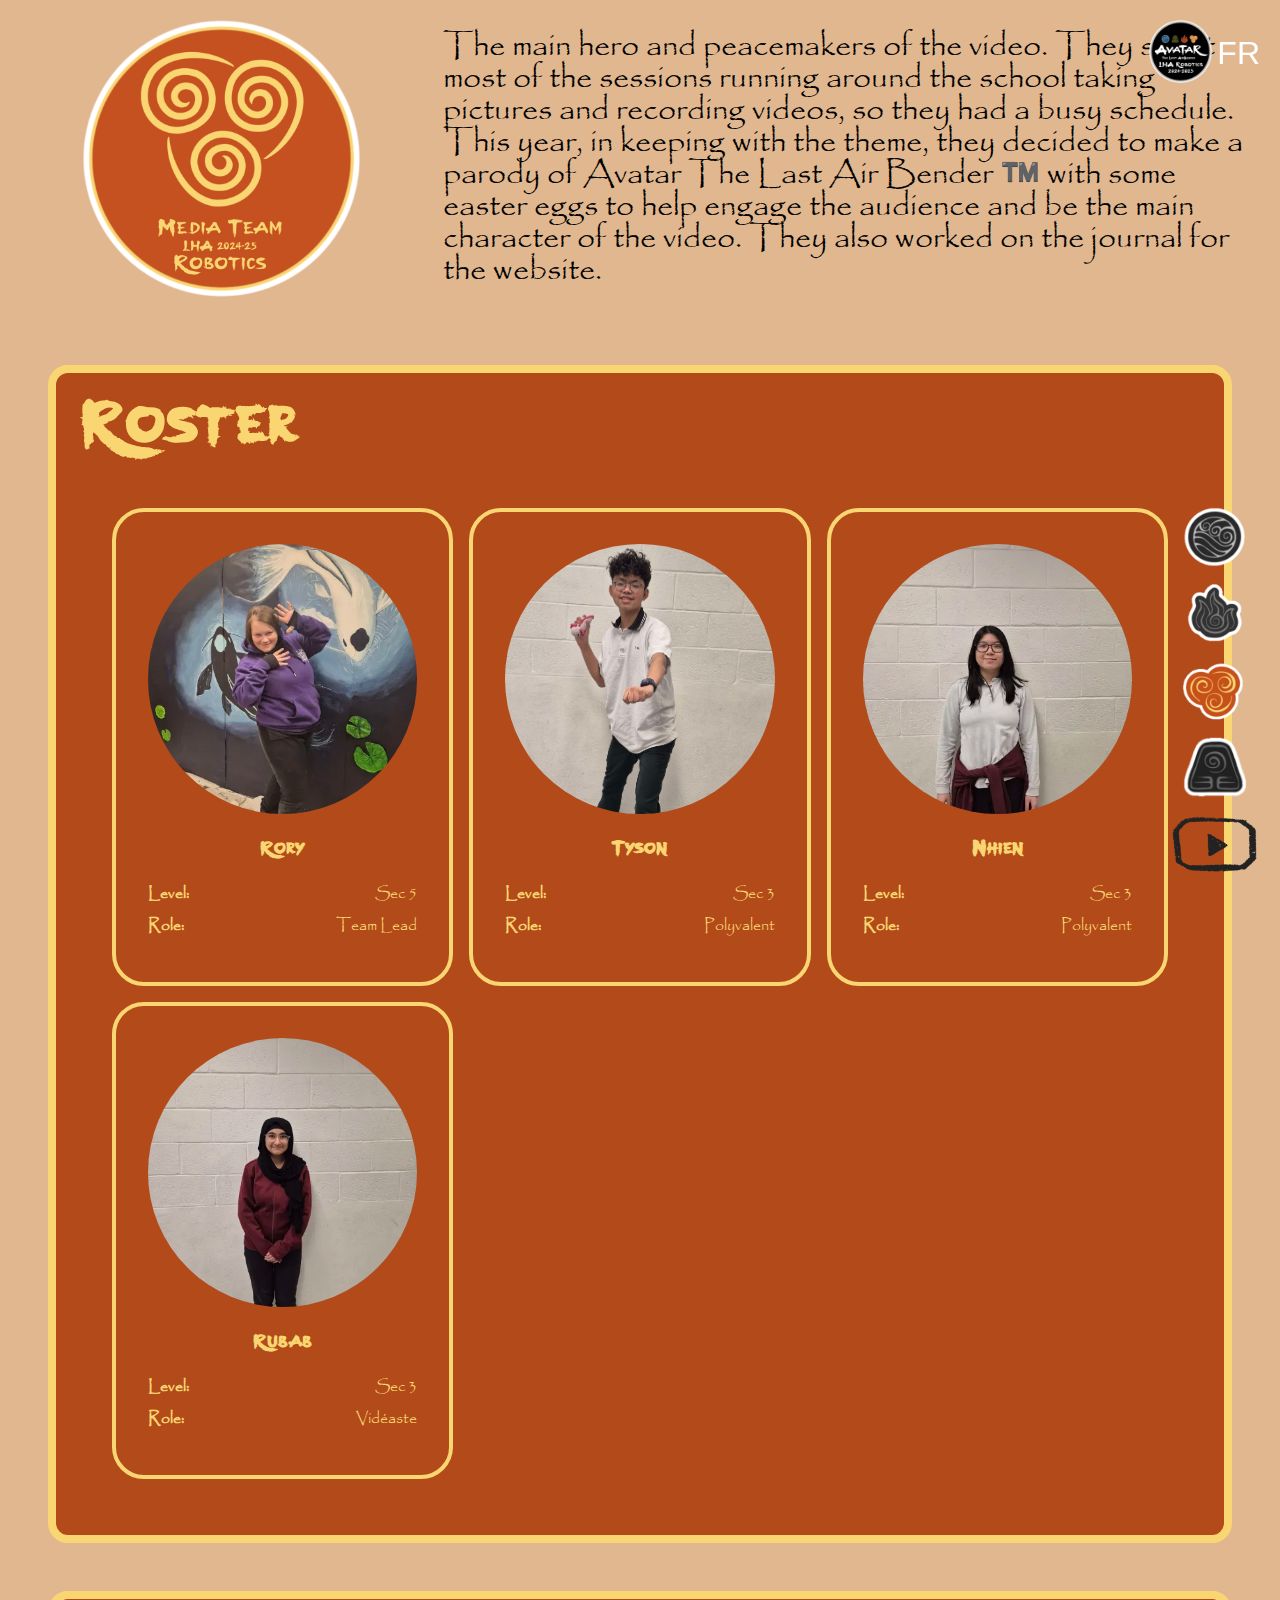
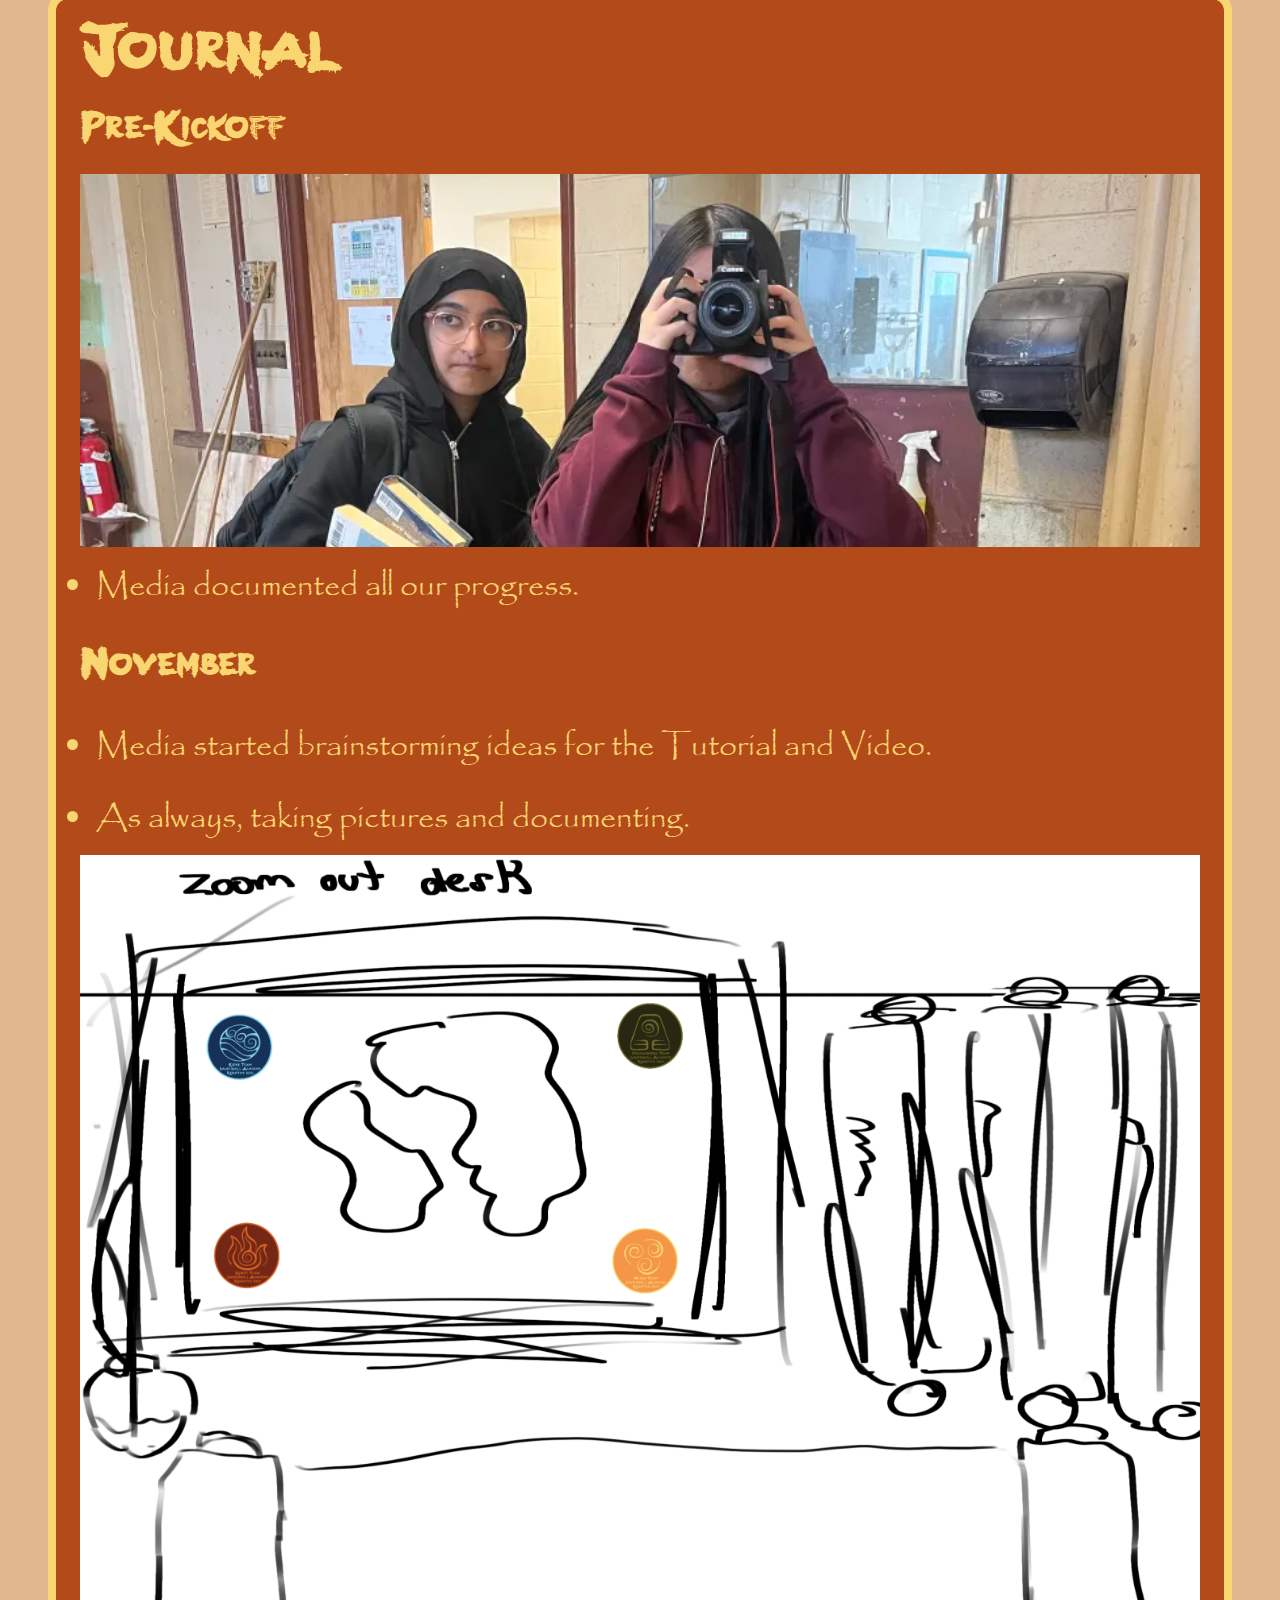
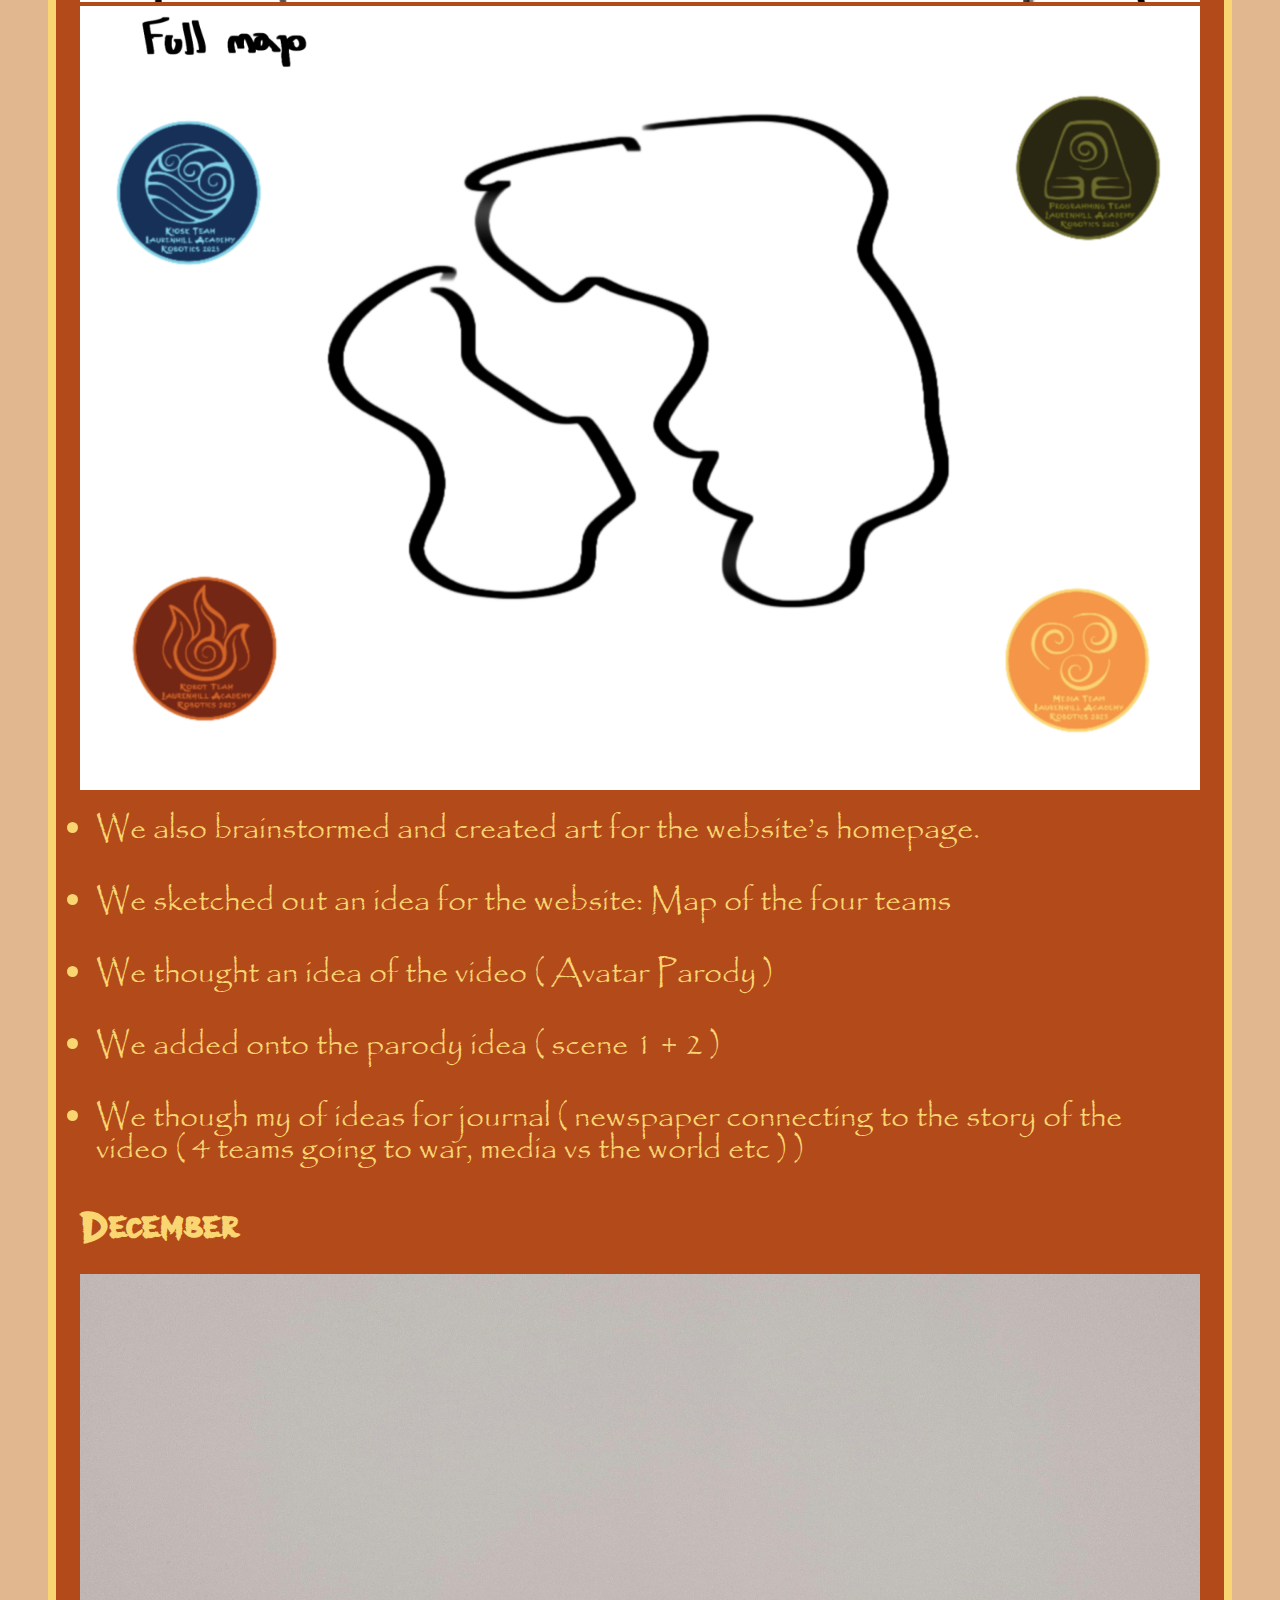
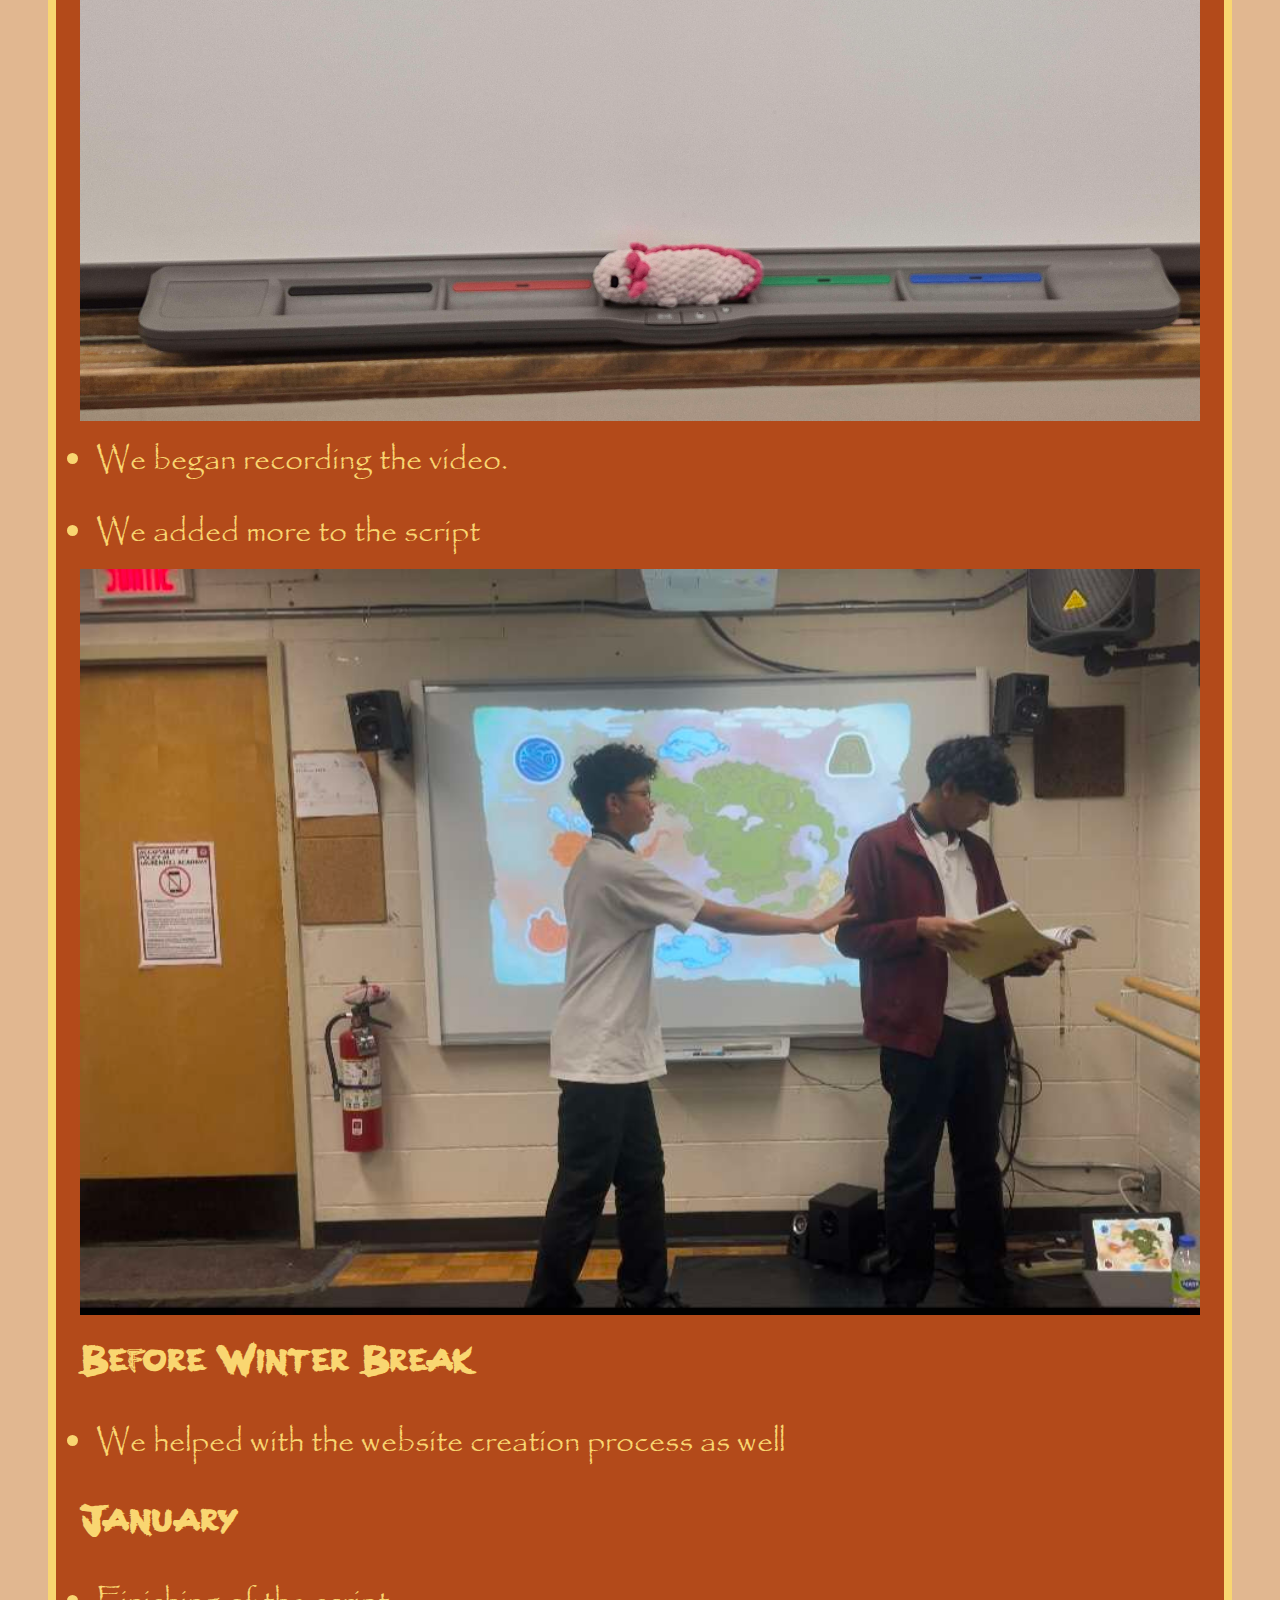
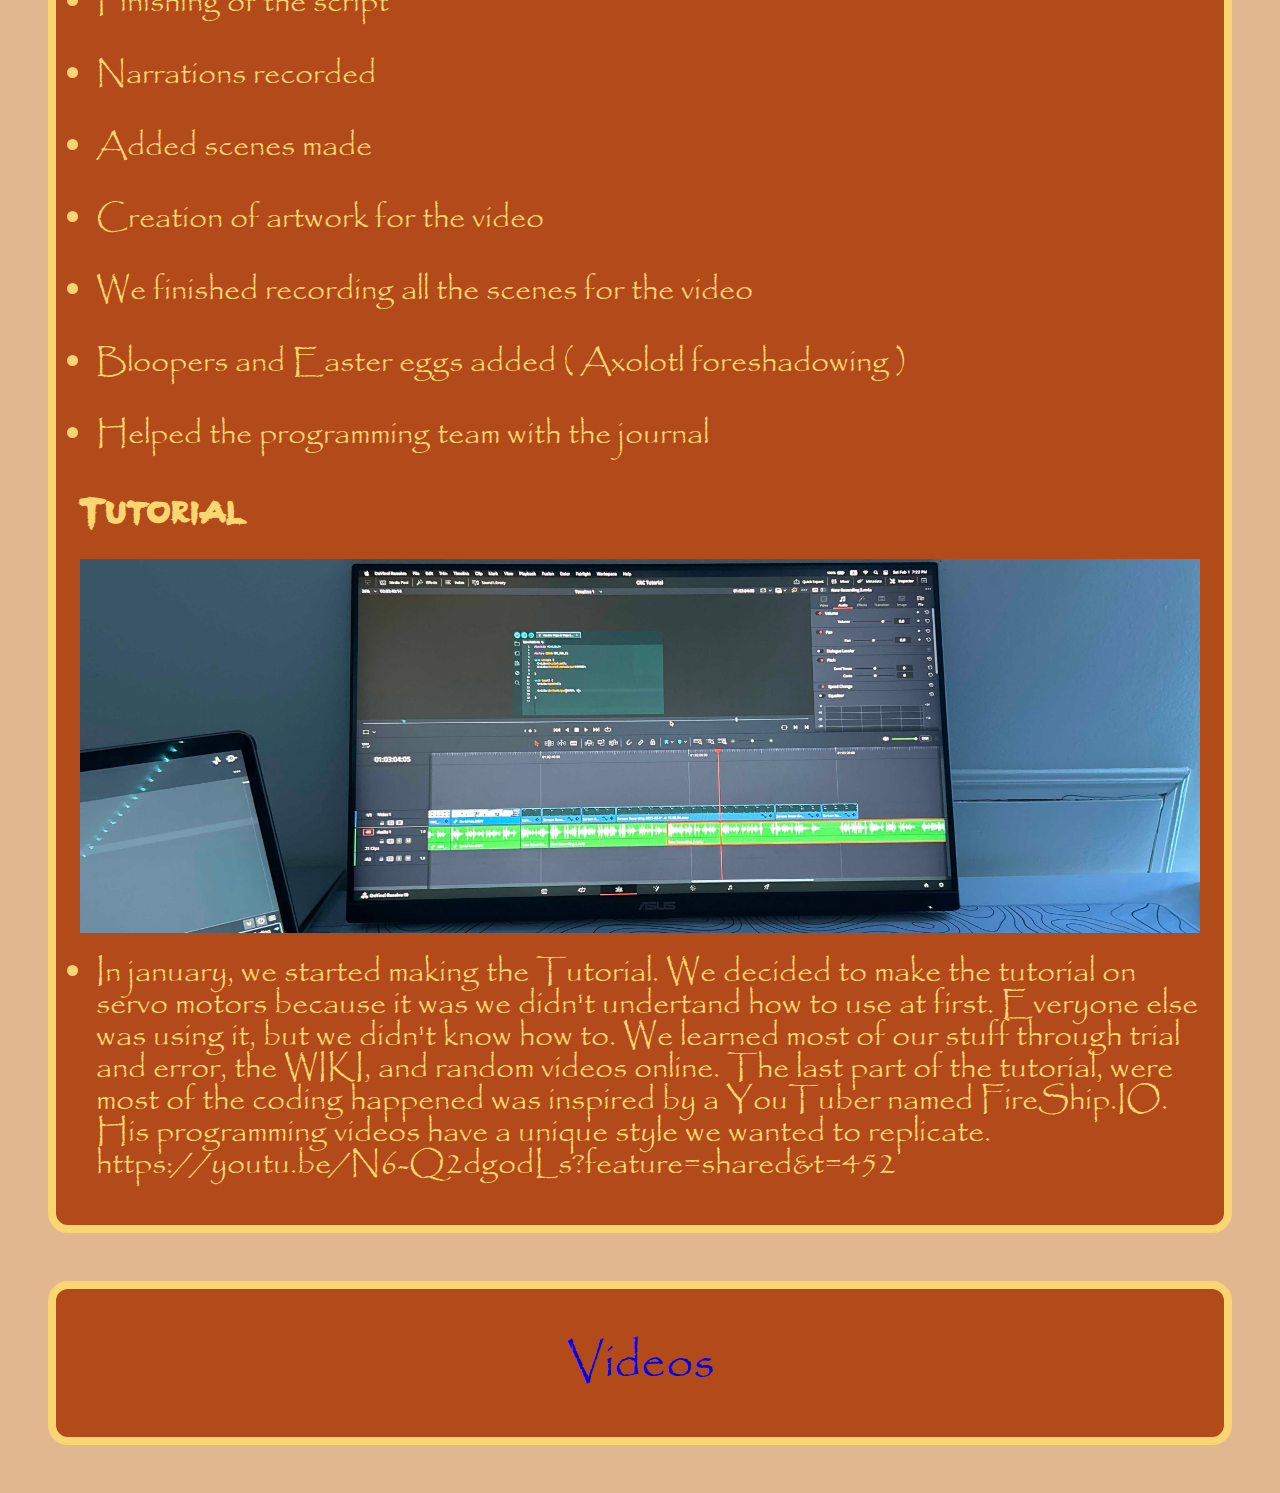
<file: pages/air/air.html>
<!DOCTYPE html>
<html lang="en">
  <head>
    <meta charset="UTF-8" />
    <meta name="viewport" content="width=device-width, initial-scale=1.0" />
    <title>Air</title>
    <link rel="stylesheet" href="air.css" />
    <link rel="stylesheet" href="/css/style.css" />
    <link rel="stylesheet" href="/css/element.css" />
    <script defer type="module" src="/js/main.js"></script>
  </head>
  <body>
    <main>
      <div class="top-container">
        <img src="/assets/LHA/air-team.png" alt="Team logo" srcset="" id="teamLogo"/>
        <p id="top-p-text">
          The main hero and peacemakers of the video. They spent most of the
          sessions running around the school taking pictures and recording
          videos, so they had a busy schedule. This year, in keeping with the
          theme, they decided to make a parody of Avatar The Last Air Bender ™️
          with some easter eggs to help engage the audience and be the main
          character of the video. They also worked on the journal for the
          website.
        </p>
      </div>

      <!-- Roster -->
      <section id="roster">
        <h1 id="rostertitle">Roster</h1>

        <div class="roster-grid">
          <div>
            <profile-card
              name="Rory"
              role="Team Lead"
              role-fr="Chef d'équipe"
              level="Sec 5"
            />
          </div>
          <div>
            <profile-card name="Tyson" role="Polyvalent" level="Sec 3" />
          </div>
          <div>
            <profile-card name="Nhien" role="Polyvalent" level="Sec 3" />
          </div>
          <div>
            <profile-card name="Rubab" role="Vidéaste" level="Sec 3" />
          </div>
        </div>
      </section>

      <!-- Journal -->
      <section id="journal">
        <h1 id="journal-title">Journal</h1>
        <h2 id="prekickoff">Pre-Kickoff</h2>
        <div class="journal-img">
          <img
            src="/assets/journal/media/day1.webp"
            alt="Prelim Work"
            data-pos-y="25%"
          />
        </div>
        <li id="pre1">Media documented all our progress.</li>

        <h2 id="november">November</h2>
        <li id="nov1">
          Media started brainstorming ideas for the Tutorial and Video.
        </li>
        <li id="nov2">As always, taking pictures and documenting.</li>

        <div class="journal-img">
          <img
            src="/assets/journal/media/web-concept-full.webp"
            alt="Web Concept Full"
            data-pos-y="0%"
            data-aspect-ratio="3/2"
          />
        </div>
        <div class="journal-img">
          <img
            src="/assets/journal/media/web-concept.webp"
            alt="Web Concept"
            data-pos-y="80%"
            data-aspect-ratio="10/7"
          />
        </div>
        <li id="nov3">
          We also brainstormed and created art for the website’s homepage.
        </li>
        <li id="nov4">
          We sketched out an idea for the website: Map of the four teams
        </li>
        <li id="nov5">We thought an idea of the video ( Avatar Parody )</li>
        <li id="nov6">We added onto the parody idea ( scene 1 + 2 )</li>
        <li id="nov7">
          We though my of ideas for journal ( newspaper connecting to the story
          of the video ( 4 teams going to war, media vs the world etc ) )
        </li>
        <h2 id="december">December</h2>
        <div class="journal-img">
          <img
            src="/assets/journal/media/axolotol.jpg"
            alt="Axolotol Photo"
            data-pos-y="42.5%"
            data-aspect-ratio="1.5/1"
          />
          </div>
        <li id="dec1">We began recording the video.</li>
        <li id="dec2">We added more to the script</li>
        <div class="journal-img">
          <img
            src="/assets/journal/media/december.jpg"
            alt="Filming In december"
            data-pos-y="42.5%"
            data-aspect-ratio="1.5/1"
          />
          </div>
        <h2 id="bw">Before Winter Break</h2>
        <li id="bw1">We helped with the website creation process as well</li>
        <h2 id="january">January</h2>
        <li id="jan1">Finishing of the script</li>
        <li id="jan2">Narrations recorded</li>
        <li id="jan3">Added scenes made</li>
        <li id="jan4">Creation of artwork for the video</li>
        <li id="jan5">We finished recording all the scenes for the video</li>
        <li id="jan6">
          Bloopers and Easter eggs added ( Axolotl foreshadowing )
        </li>
        <li id="jan7">Helped the programming team with the journal</li>
        <h2 id="tutorial">Tutorial</h2>
        <div class="journal-img">
          <img
            src="/assets/journal/media/tutorial-editing.jpeg"
            alt="Editing the Tutorial"
            data-pos-y="42.5%"
            data-aspect-ratio="3/1"
          />
        </div>
        <li id="tut-desc">
          In january, we started making the Tutorial. We decided to make the
          tutorial on servo motors because it was we didn't undertand how to use
          at first. Everyone else was using it, but we didn't know how to. We
          learned most of our stuff through trial and error, the WIKI, and
          random videos online. The last part of the tutorial, were most of the
          coding happened was inspired by a YouTuber named FireShip.IO. His
          programming videos have a unique style we wanted to replicate.
          https://youtu.be/N6-Q2dgodLs?feature=shared&t=452
        </li>
      </section>

    <section id="journal" class="bottomSec">
      <a id="githubLink" href="/pages/air/video.html" target="_blank">Videos</a>
    </section>
  </main>
  <style>

    .bottomSec {
      display: flex;
      align-items: center;
      justify-content: center;
      padding: 50px;
    }
    #githubLink {
      text-decoration: none;
      text-align: center;
      font-size: 3rem;
    }
  </style>
  </body>
</html>
</file>
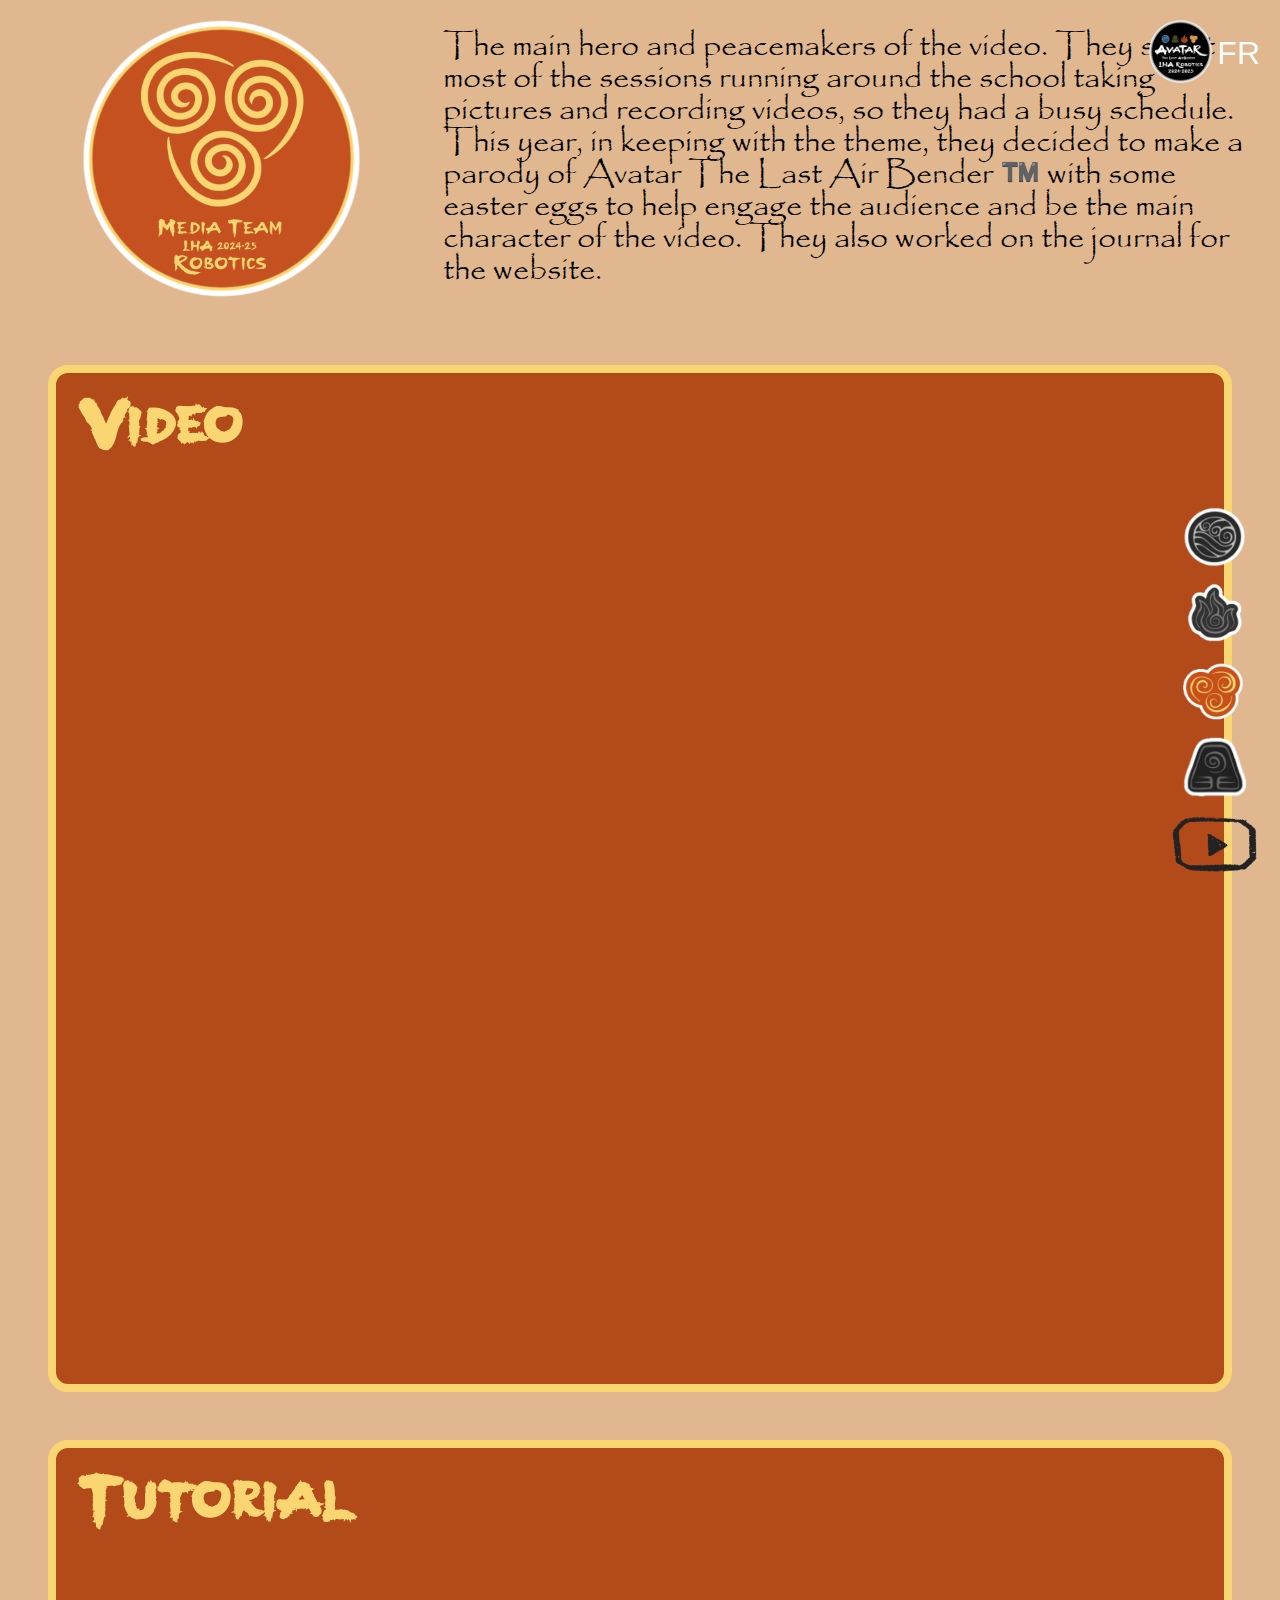
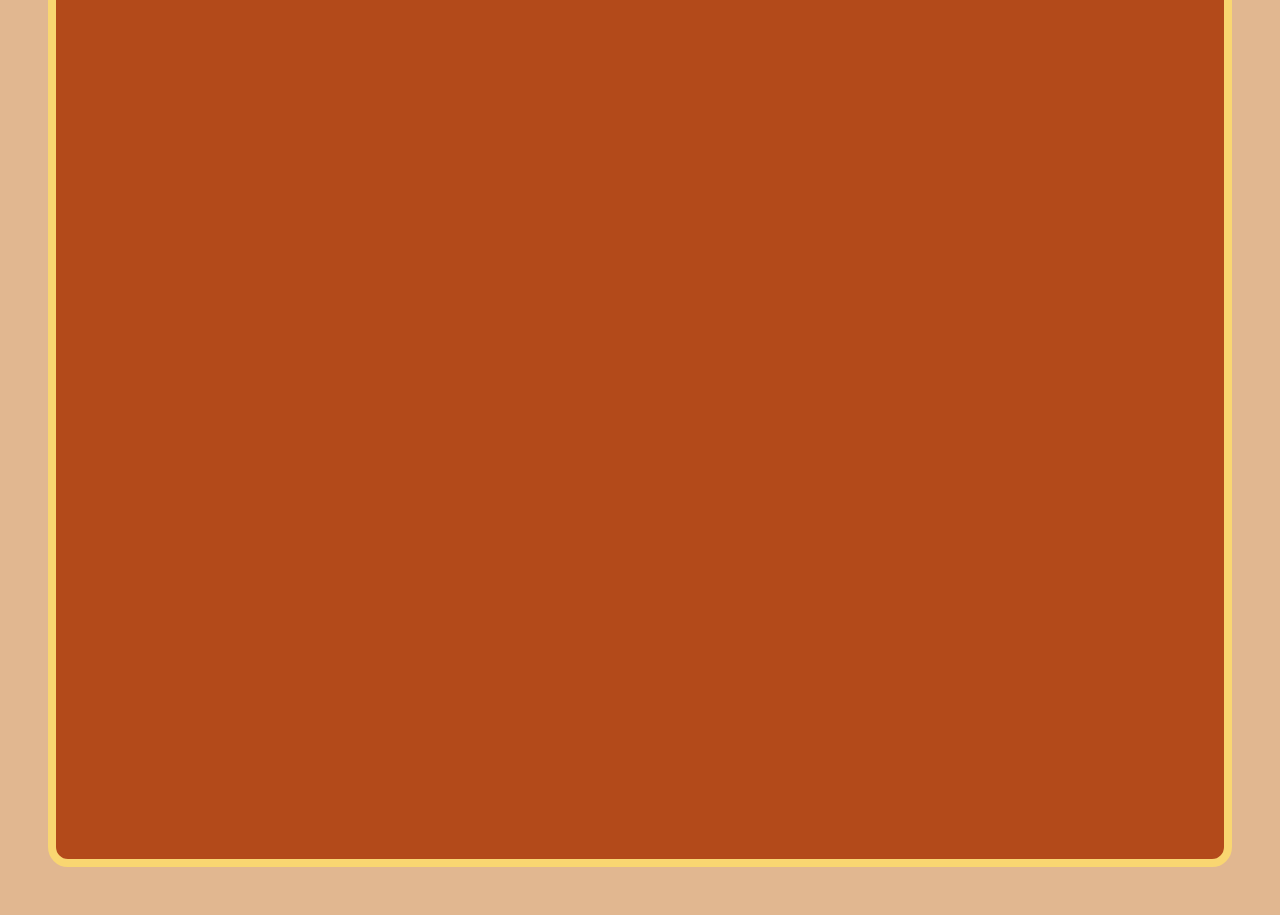
<file: pages/air/video.html>
<!DOCTYPE html>
<html lang="en">
  <head>
    <meta charset="UTF-8" />
    <meta name="viewport" content="width=device-width, initial-scale=1.0" />
    <title>Video</title>
    <link rel="stylesheet" href="air.css" />
    <link rel="stylesheet" href="/css/style.css" />
    <link rel="stylesheet" href="/css/element.css" />
    <script defer type="module" src="/js/main.js"></script>
  </head>
  <body>
    <main>
      <div class="top-container">
        <img src="/assets/LHA/air-team.png" alt="Team logo" srcset="" />
        <p id="top-p-text">
          The main hero and peacemakers of the video. They spent most of the
          sessions running around the school taking pictures and recording
          videos, so they had a busy schedule. This year, in keeping with the
          theme, they decided to make a parody of Avatar The Last Air Bender ™️
          with some easter eggs to help engage the audience and be the main
          character of the video. They also worked on the journal for the
          website.
        </p>
      </div>

      <section id="roster">
        <h1 id="video">Video</h1>
        <div class="video-container">
          <iframe 
              src="https://www.youtube.com/embed/x7PZ7KQvtIo?si=zGeh9qWGeHkvbfdy" 
              frameborder="0" 
              allow="accelerometer; autoplay; clipboard-write; encrypted-media; gyroscope; picture-in-picture" 
              allowfullscreen>
          </iframe>
        </div>
      </section>

      <section id="roster">
        <h1 id="tutorial">Tutorial</h1>
        <div class="video-container">
          <iframe 
              src="https://www.youtube.com/embed/76Y51fijgwg?si=S8Or2xWnUetjQ8Nf" 
              frameborder="0" 
              allow="accelerometer; autoplay; clipboard-write; encrypted-media; gyroscope; picture-in-picture" 
              allowfullscreen>
          </iframe>
        </div>
      </section>

      </main>

      <style>
          .video-container {
            padding-top: 20px;
            display: flex;
            justify-content: center;
            align-items: center;
            height: 100vh;
            width: 100%;
        }
        iframe {
          width: 90%;
          height: 90%;
        }
      </style>
      </body>
</file>
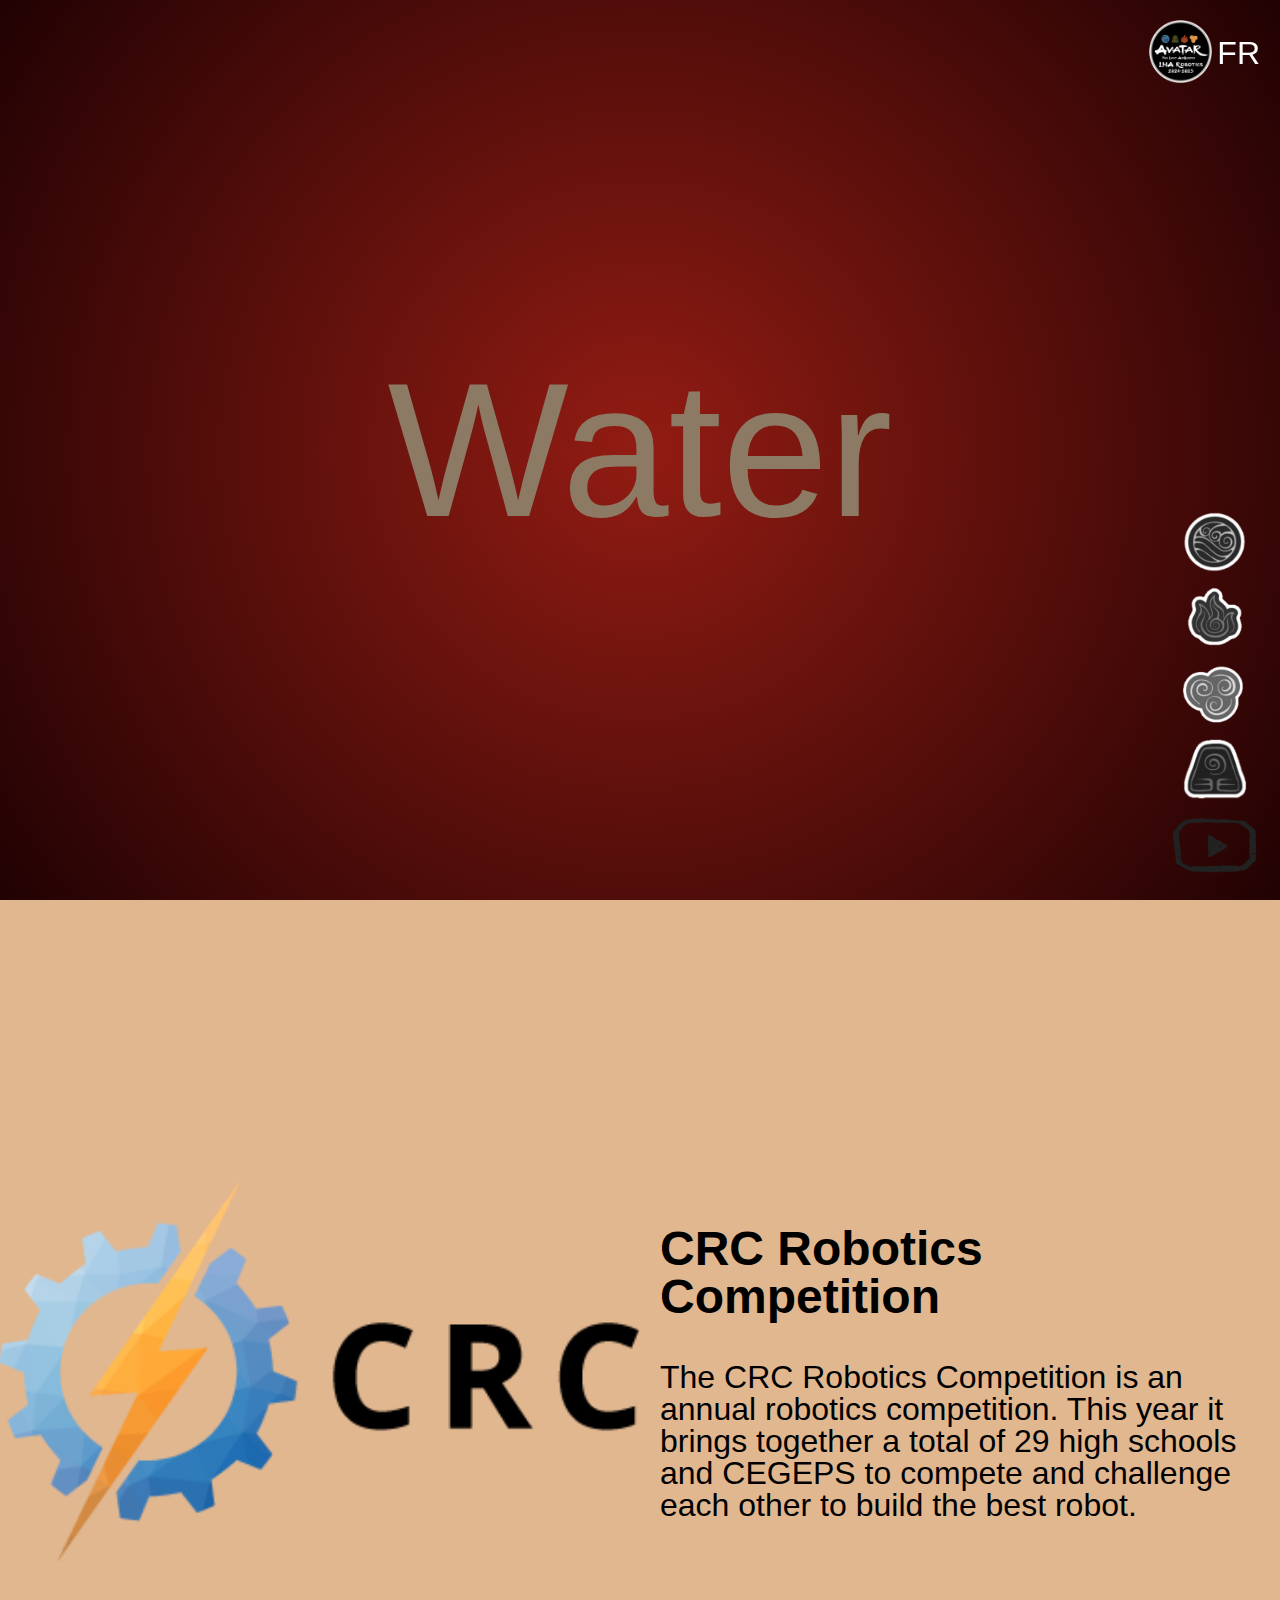
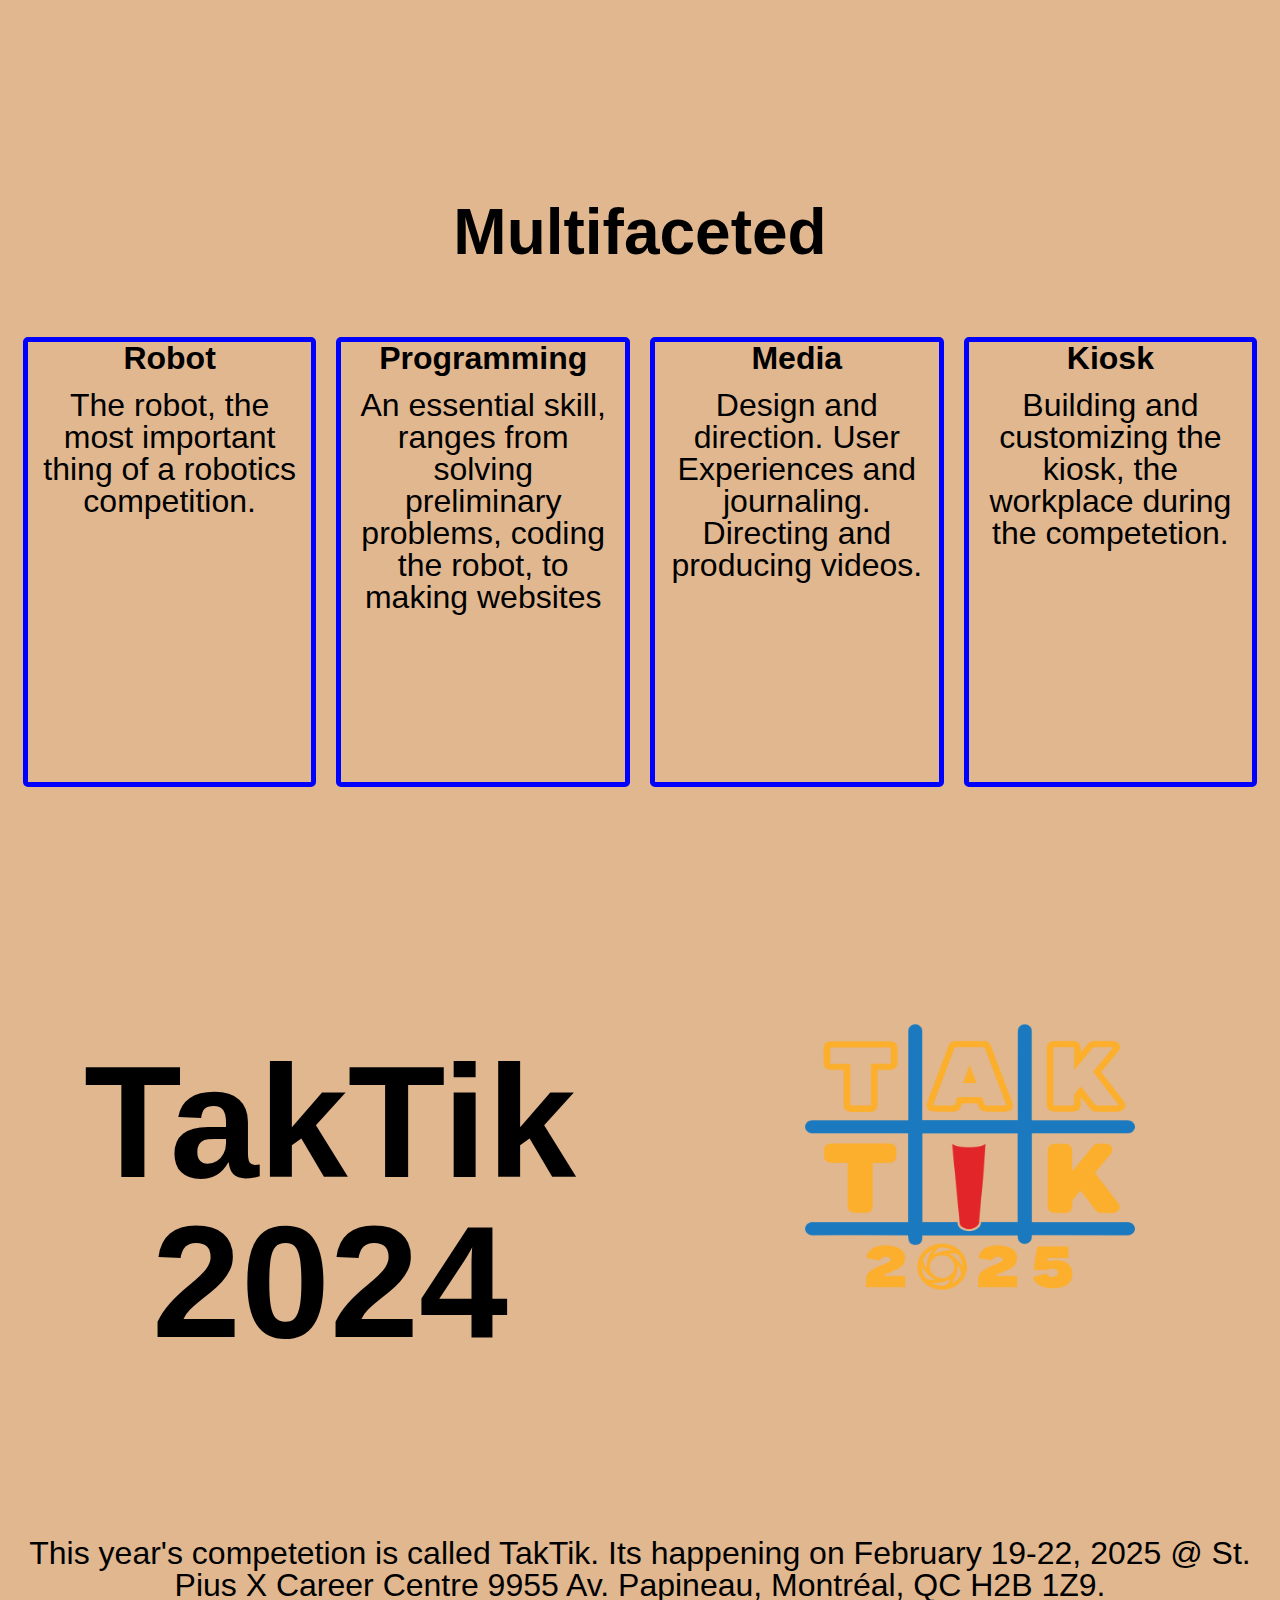
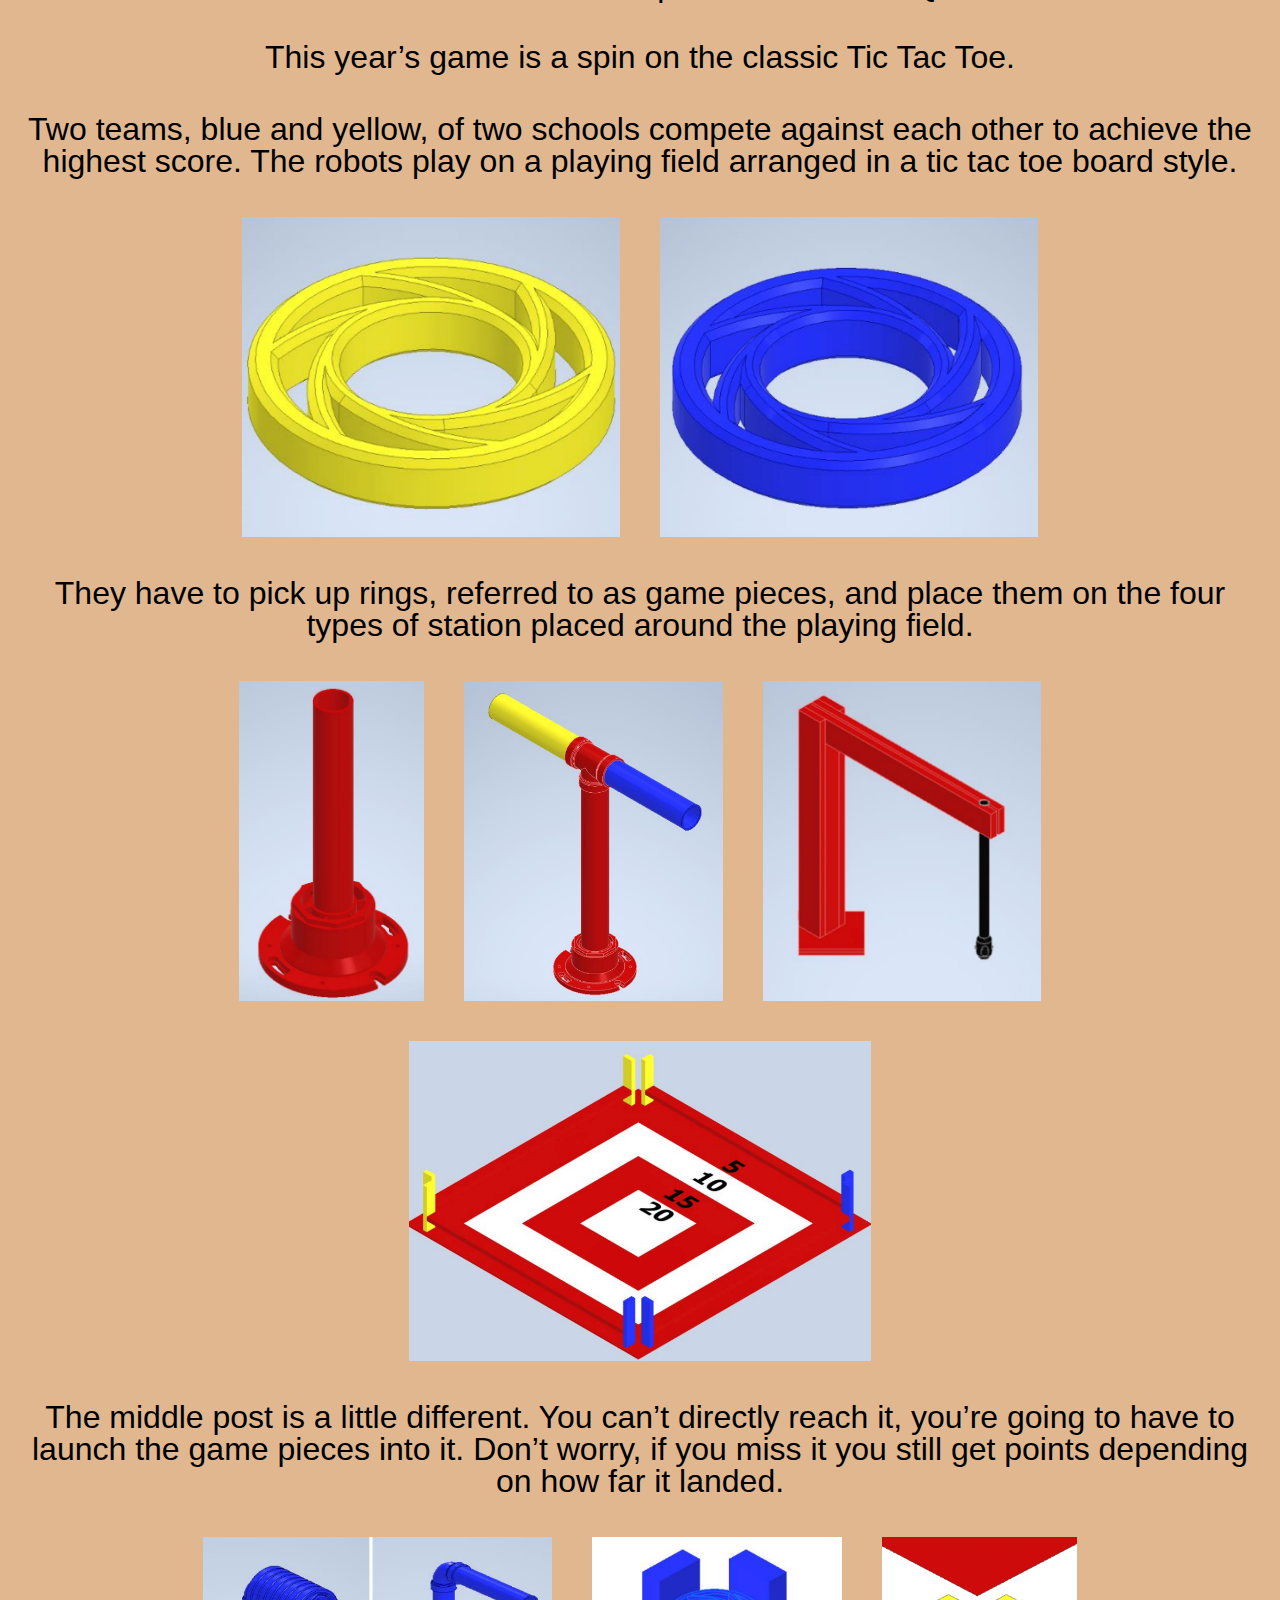
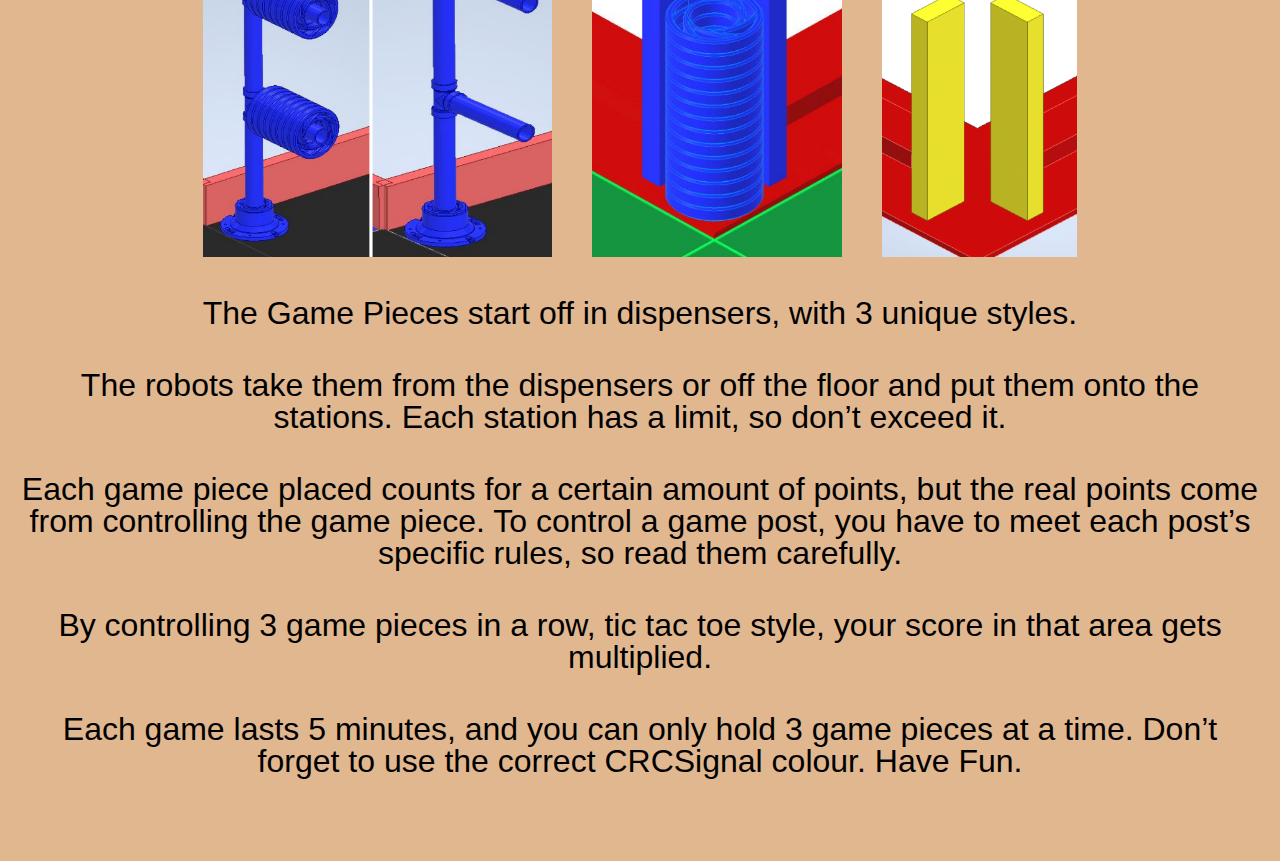
<file: pages/CRC/CRC.html>
<!DOCTYPE html>
<html lang="en">
<head>
    <meta charset="UTF-8">
    <meta name="viewport" content="width=device-width, initial-scale=1.0">
    <title>CRC</title>
    <link rel="stylesheet" href="/css/style.css">
    <link rel="stylesheet" href="/pages/CRC/CRC.css">
    <script defer type="module" src="/js/main.js"></script>
</head>
<body>
    <div id="avatar-intro-bg">
        <div class="element-container fade-in">
            <div class="element-text-big" id="big-water">Water</div>
        </div>
        <div class="element-container fade-in">
            <div class="element-text-big" id="big-earth">Earth</div>
        </div>
        <div class="element-container fade-in">
            <div class="element-text-big" id="big-fire">Fire</div>
        </div>
        <div class="element-container fade-in">
            <div class="element-text-big" id="big-air">Air</div>
        </div>
    </div>

    <main>
        <div id="crc-comp-gen">
            <div id="crc-img-container">
                <img id="crc-img" src="/assets/CRC/CrcLogo-Long-BlackText_Small_no_robot1.png" alt="CRC Comp Logo" srcset="">
            </div>
            <div id="crc-text-container">
                <h2 id="crc-comp-title">CRC Robotics Competition</h2>
                <p id="crc-comp-description">
                    The CRC Robotics Competition is an annual robotics competition. This year it brings together a total of 29 high schools and CEGEPS to compete and challenge each other to build the best robot. 
                </p>
            </div>
        </div>

        <h2 id="multifaceted">Multifaceted</h1>

        <div id="crc-comp-parts">

            <div class="horizontal-element fire">
                <h2 class="horizontal-element-h2">
                    Robot
                </h2>
                <p class="horizontal-element-text" id="robot">
                    The robot, the most important thing of a robotics competition.
                </p>
            </div>

            <div class="horizontal-element earth">
                <h2 class="horizontal-element-h2">
                    Programming
                </h2>
                <p class="horizontal-element-text" id="programming">
                    An essential skill, ranges from solving preliminary problems, coding the robot, to making websites
                </p>
            </div>

            <div class="horizontal-element air">
                <h2 class="horizontal-element-h2">
                    Media
                </h2>
                <p class="horizontal-element-text" id="media">
                    Design and direction. User Experiences and journaling. Directing and producing videos.
                </p>
            </div>

            <div class="horizontal-element water">
                <h2 class="horizontal-element-h2">
                    Kiosk
                </h2>
                <p class="horizontal-element-text" id="kiosk">
                    Building and customizing the kiosk, the workplace during the competetion.
            </div>

        </div>

        <div id="taktik-game-section">
            <div id="taktik-container">
                <h2 id="TakTik">TakTik 2024</h2>

                <div class="taktikImgContainer">
                    <img src="/assets/CRC/TAKTIK-LOGO-BBG@1x.png" alt="Taktik Logo" class="taktikImg">
                </div>
            </div>

            <p id="taktik1" class="taktikText">This year's competetion is called TakTik. Its happening on February 19-22, 2025 @ St. Pius X Career Centre 9955 Av. Papineau, Montréal, QC H2B 1Z9.</p>

            <p id="taktik2" class="taktikText">This year’s game is a spin on the classic Tic Tac Toe.</p>
            
            <p id="taktik3" class="taktikText">Two teams, blue and yellow, of two schools compete against each other to achieve the highest score. The robots play on a playing field arranged in a tic tac toe board style.</p>


            <div class="taktikImgContainer">
                <img src="/assets/CRC/gp1.png" alt="Game Piece Ring" class="taktikImg">
                <img src="/assets/CRC/gp2.png" alt="Game Piece Ring" class="taktikImg">
            </div>
            
            <p id="taktik4" class="taktikText">They have to pick up rings, referred to as game pieces, and place them on the four types of station placed around the playing field.</p>

            <div class="taktikImgContainer">
                <img src="/assets/CRC/post1.png" alt="Post 1" class="taktikImg">
                <img src="/assets/CRC/post2.png" alt="Post 2" class="taktikImg">
                <img src="/assets/CRC/post3.png" alt="Post 3" class="taktikImg">
            </div>

            <div class="taktikImgContainer">
                <img src="/assets/CRC/middle-area.png" alt="Center Area" class="taktikImg">
            </div>


            <p id="taktik6" class="taktikText">The middle post is a little different. You can’t directly reach it, you’re going to have to launch the game pieces into it. Don’t worry, if you miss it you still get points depending on how far it landed.</p>
            
            <div class="taktikImgContainer">
                <img src="/assets/CRC/dispenser1.png" alt="Dispenser 1" class="taktikImg">
                <img src="/assets/CRC/dispenser2.png" alt="Dispenser2 2" class="taktikImg">
                <img src="/assets/CRC/dispenser3.png" alt="Dispenser 3" class="taktikImg">
            </div>

            <p id="taktik5" class="taktikText">The Game Pieces start off in dispensers, with 3 unique styles.</p>
           
            
            <p id="taktik7" class="taktikText">The robots take them from the dispensers or off the floor and put them onto the stations. Each station has a limit, so don’t exceed it.</p>
            
            <p id="taktik8" class="taktikText">Each game piece placed counts for a certain amount of points, but the real points come from controlling the game piece. To control a game post, you have to meet each post’s specific rules, so read them carefully.</p>
            
            <p id="taktik9" class="taktikText">By controlling 3 game pieces in a row, tic tac toe style, your score in that area gets multiplied.</p>
            
            <p id="taktik10" class="taktikText">Each game lasts 5 minutes, and you can only hold 3 game pieces at a time. Don’t forget to use the correct CRCSignal colour. Have Fun.</p>            


            <br>
            <br>
            <br>
            <br>
        </div>
    </main>
</body>
</html>
</file>
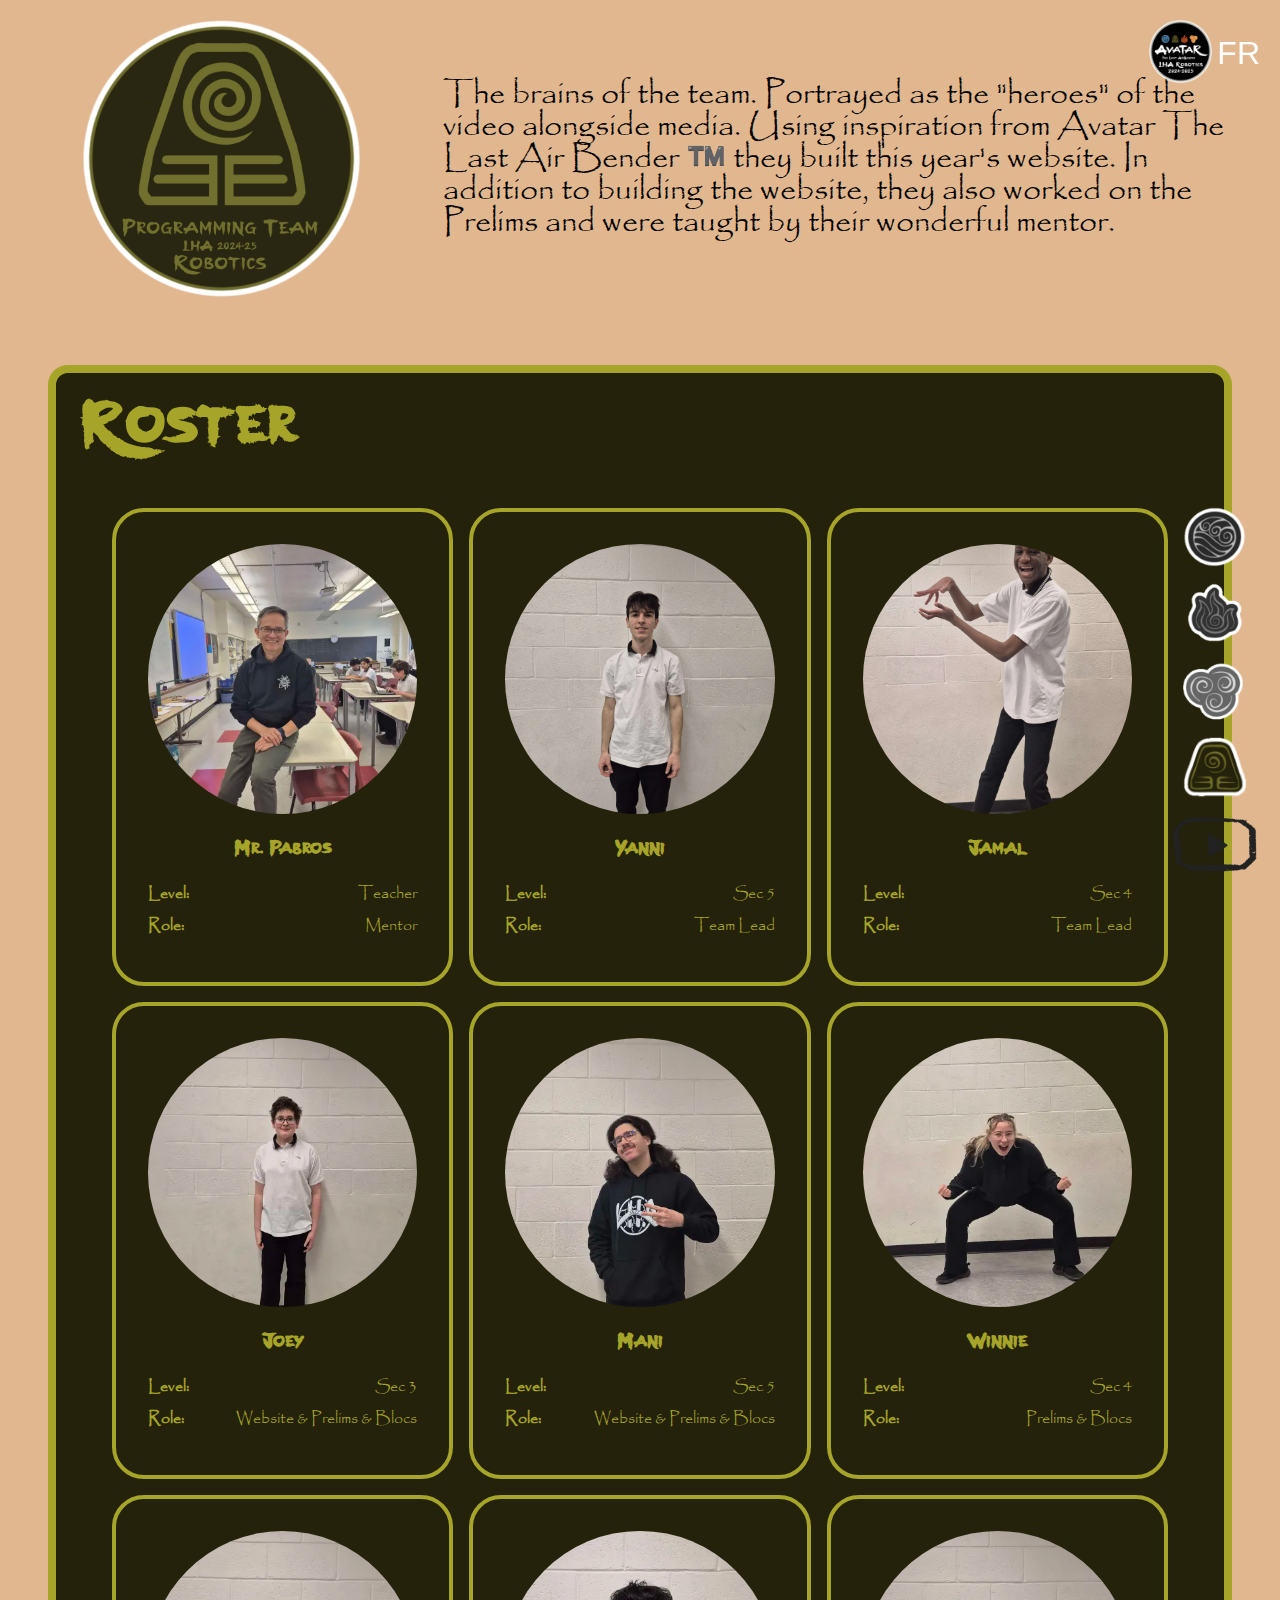
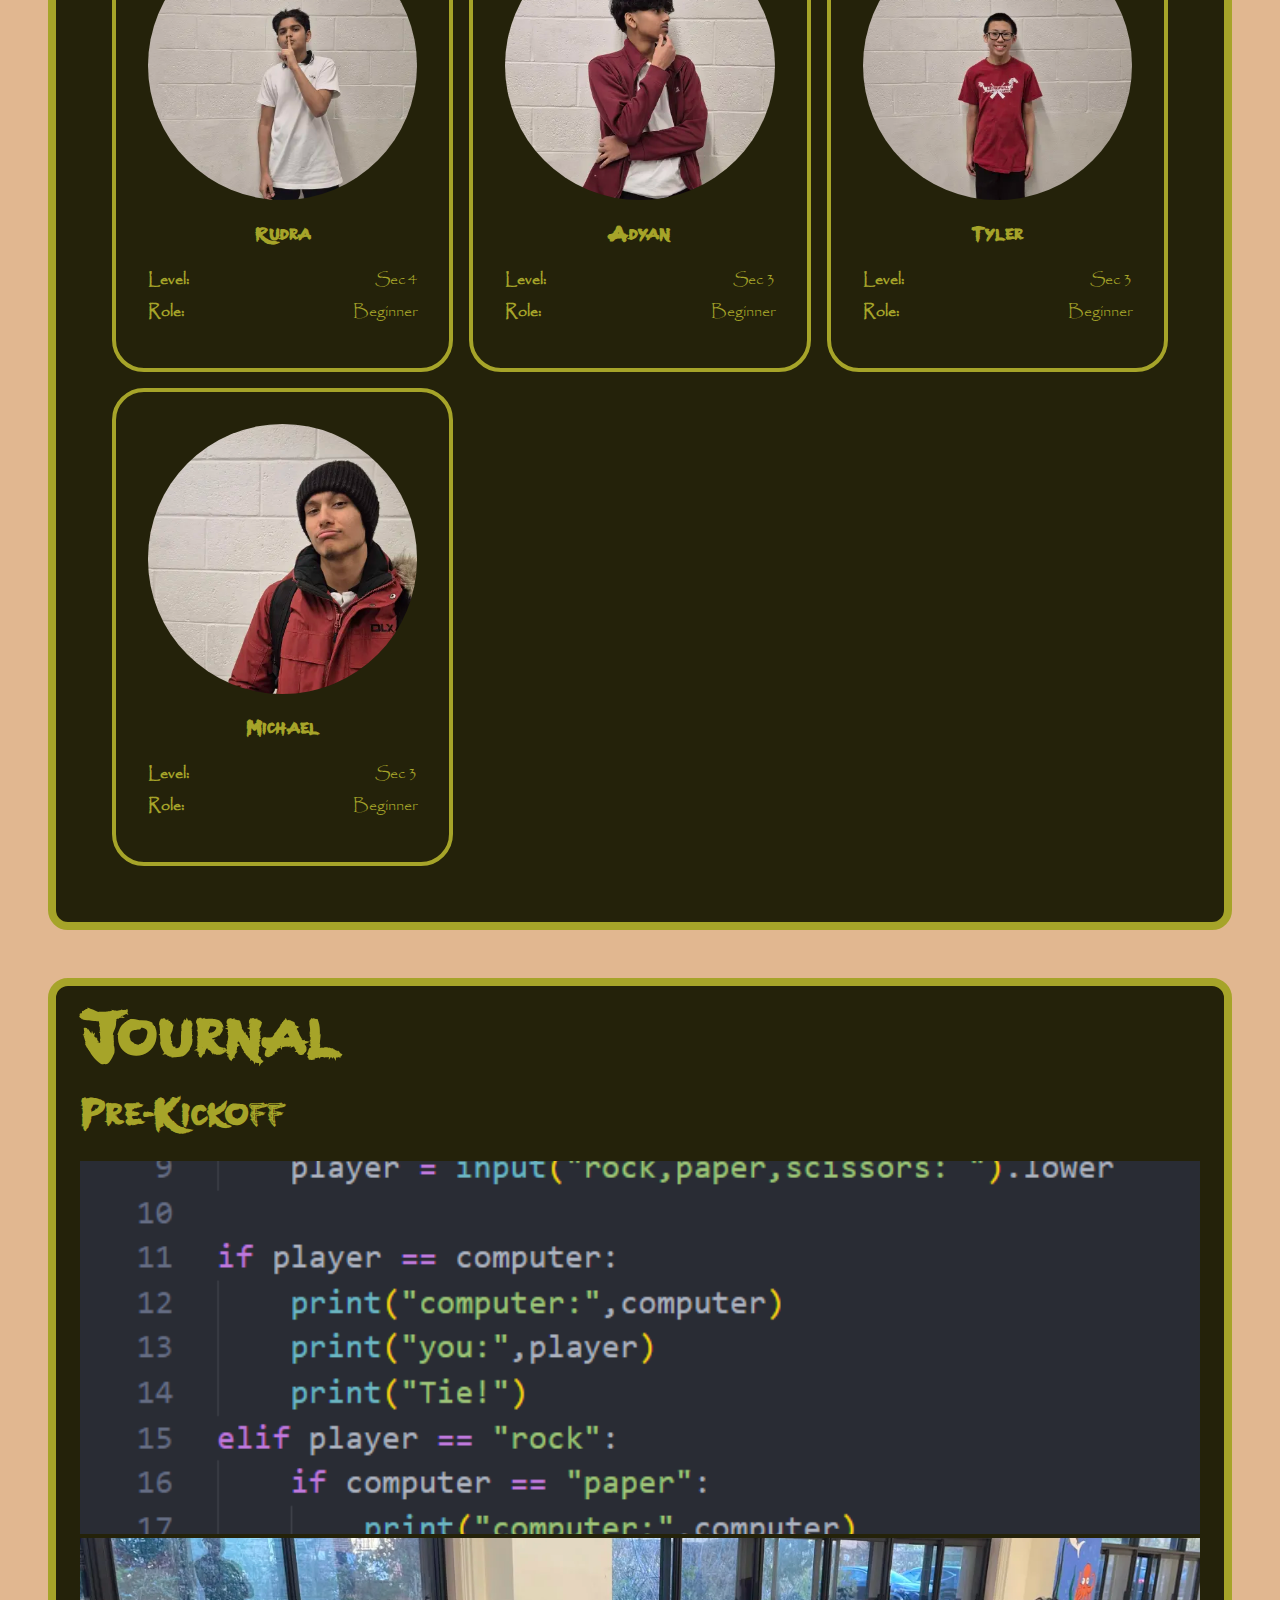
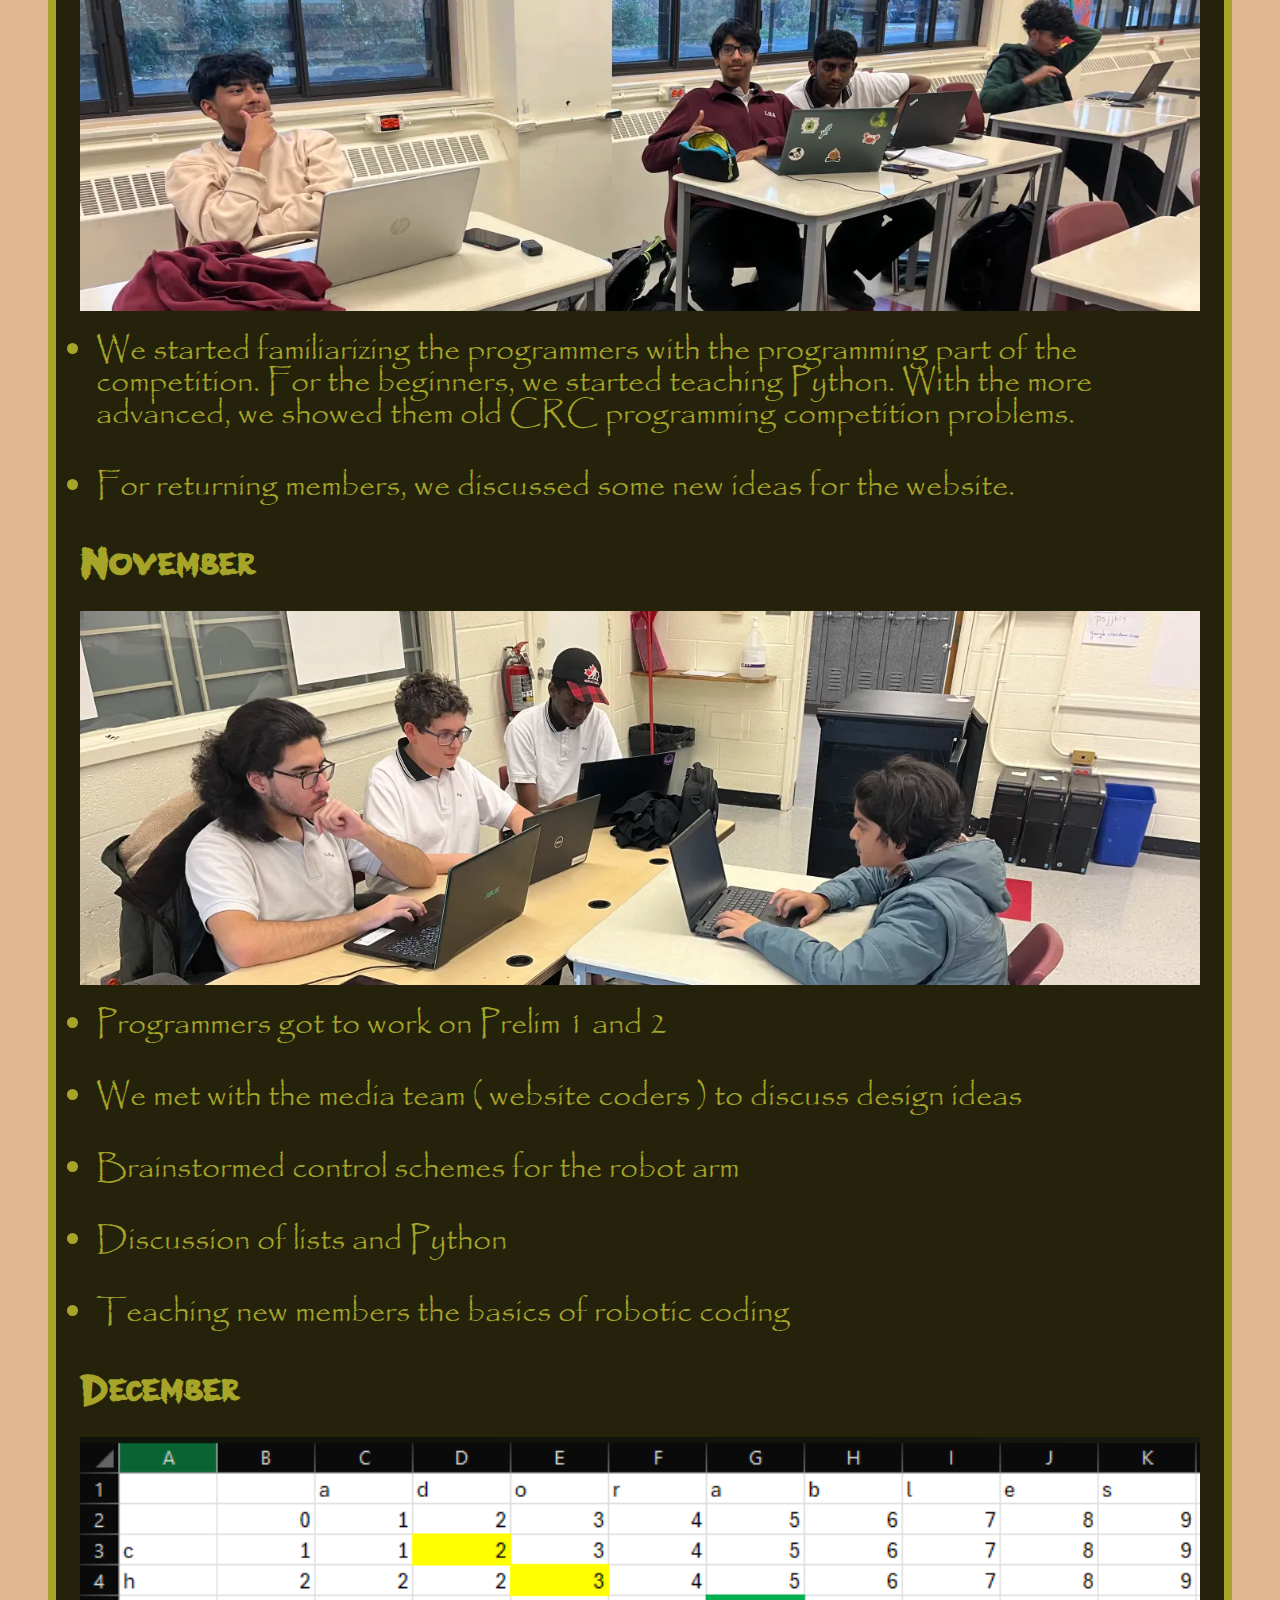
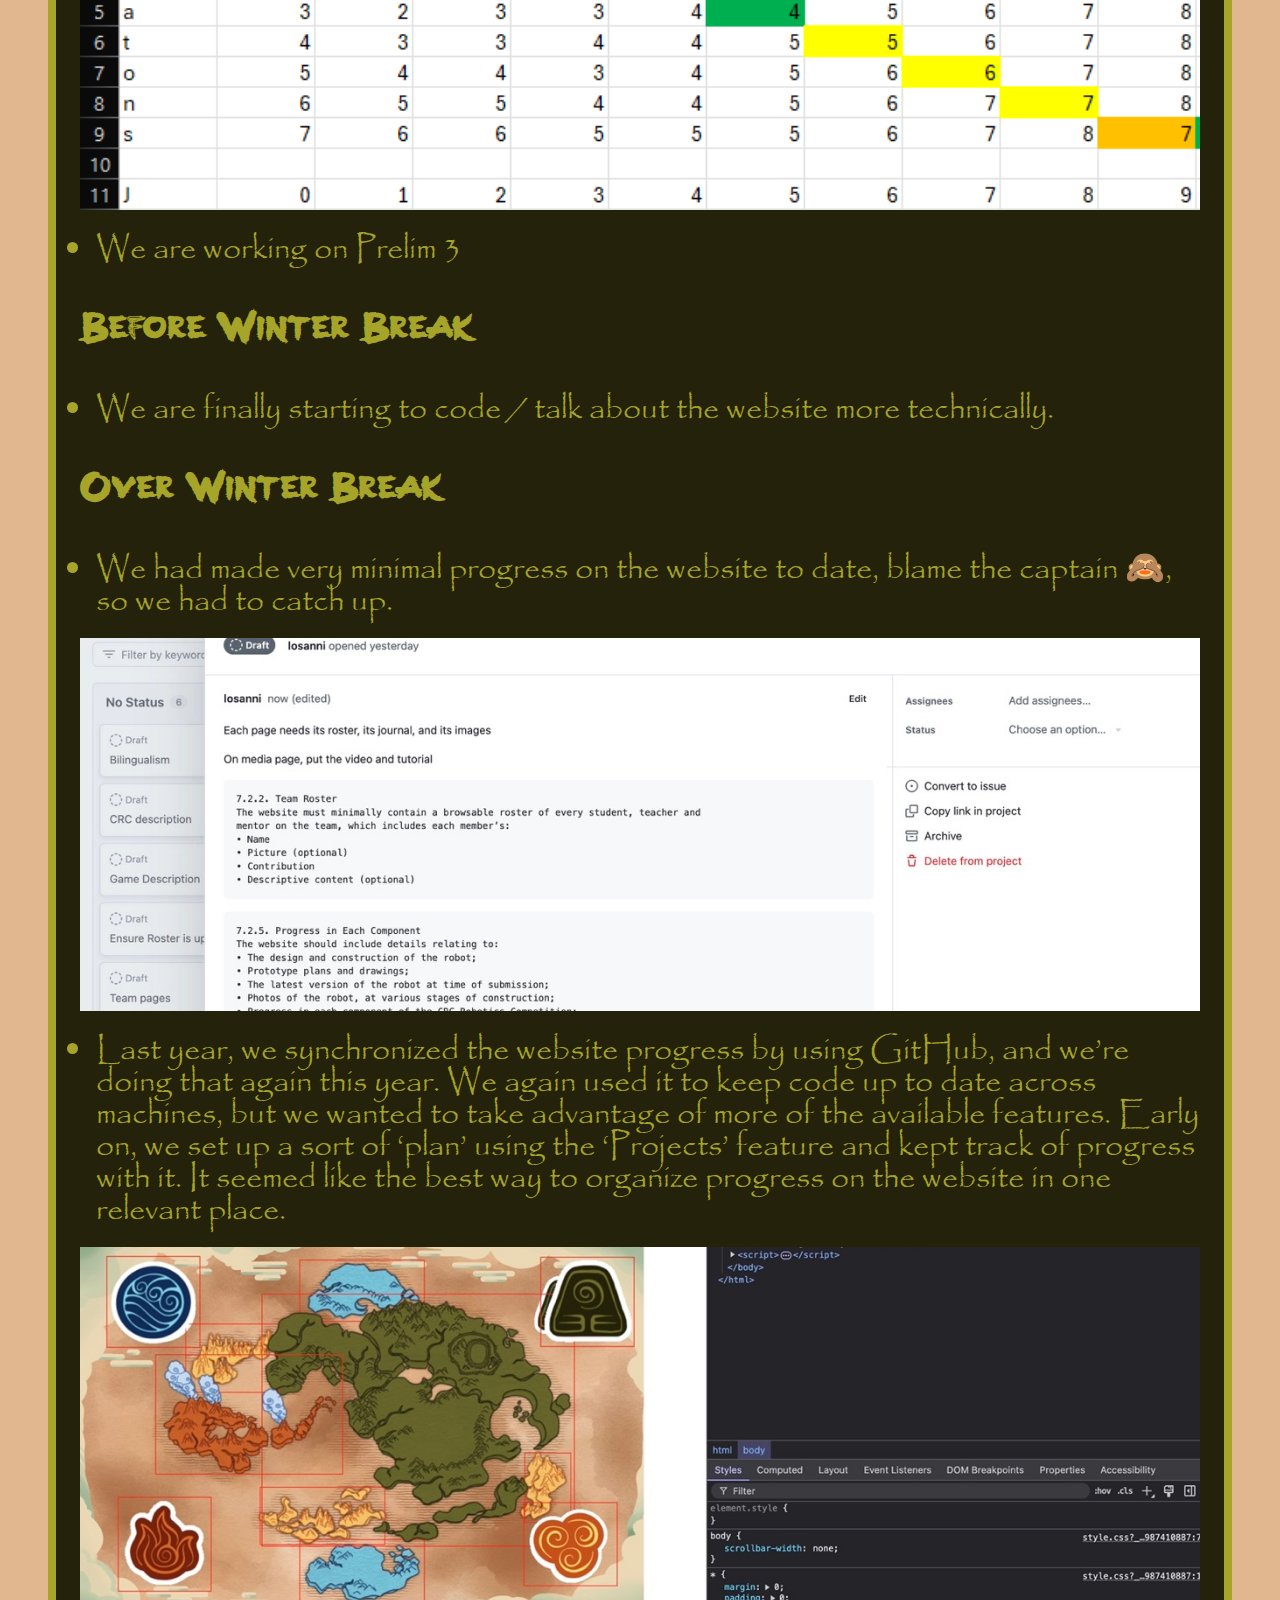
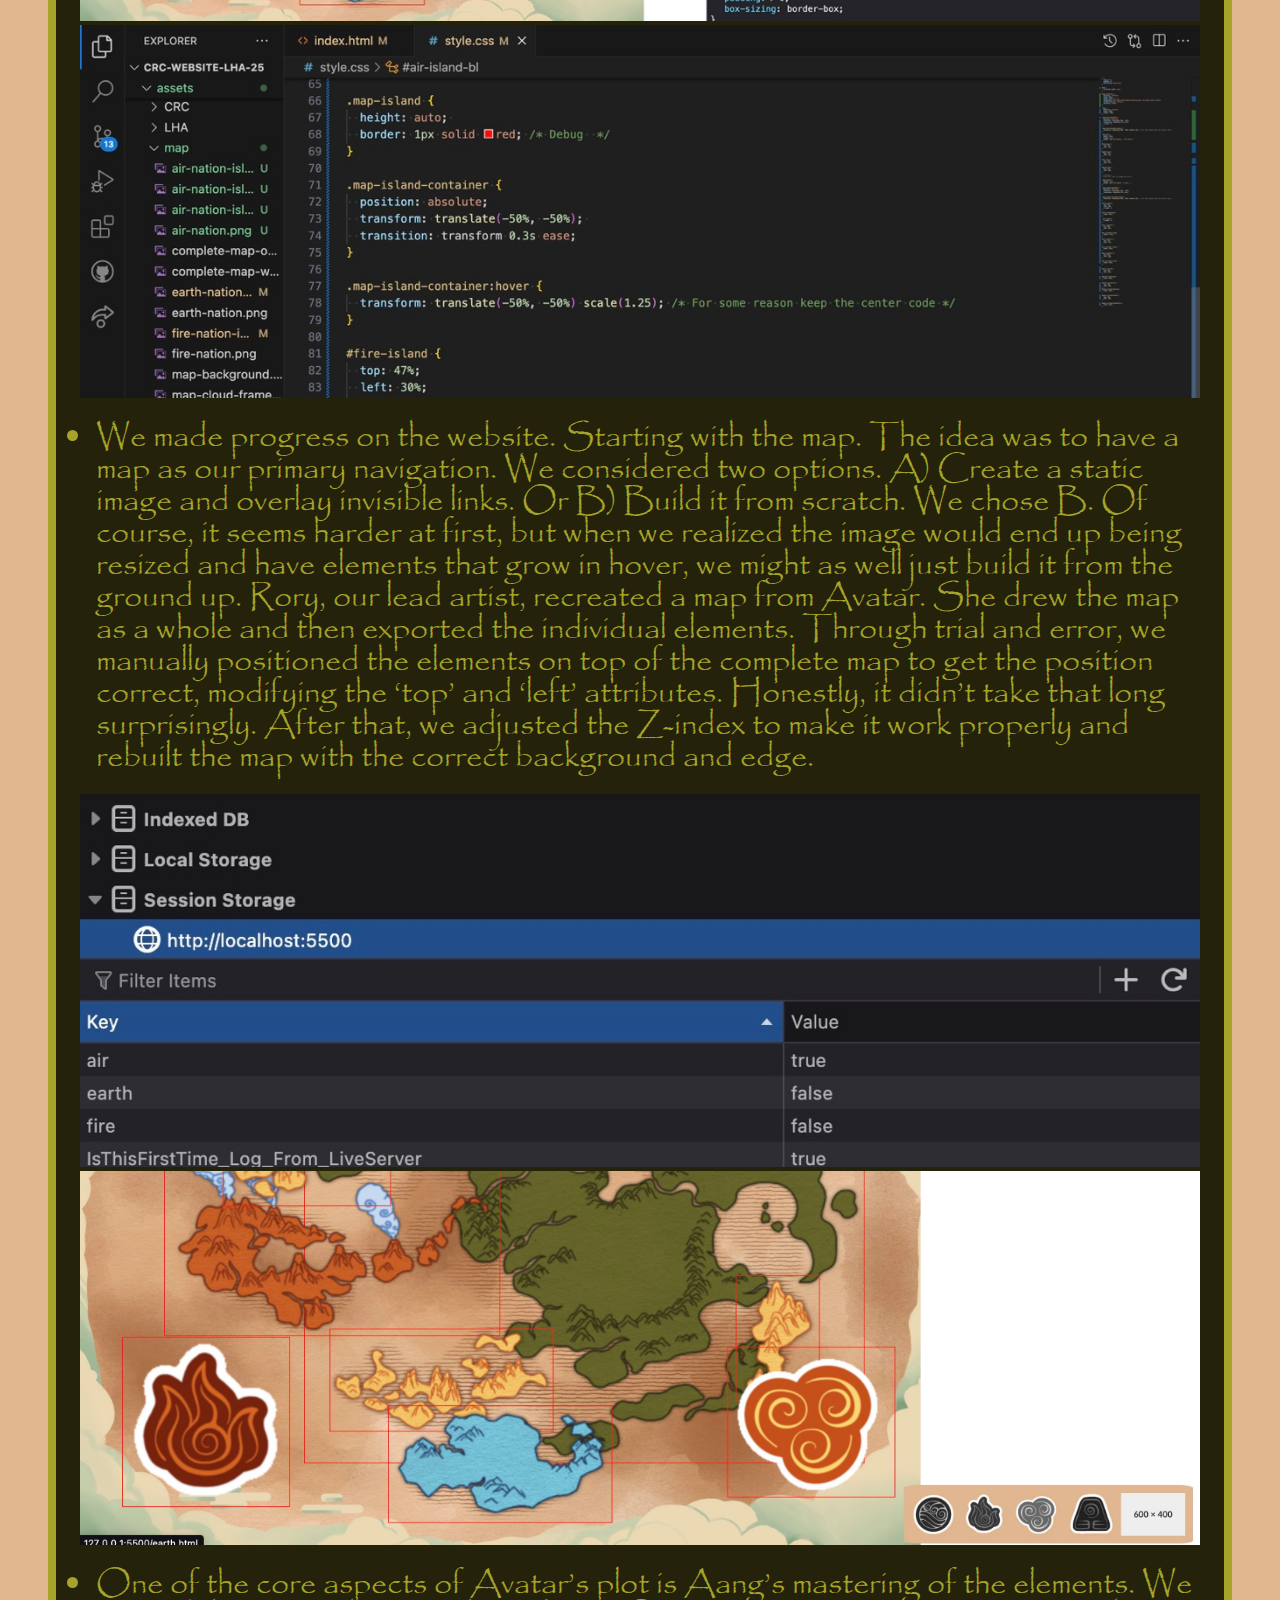
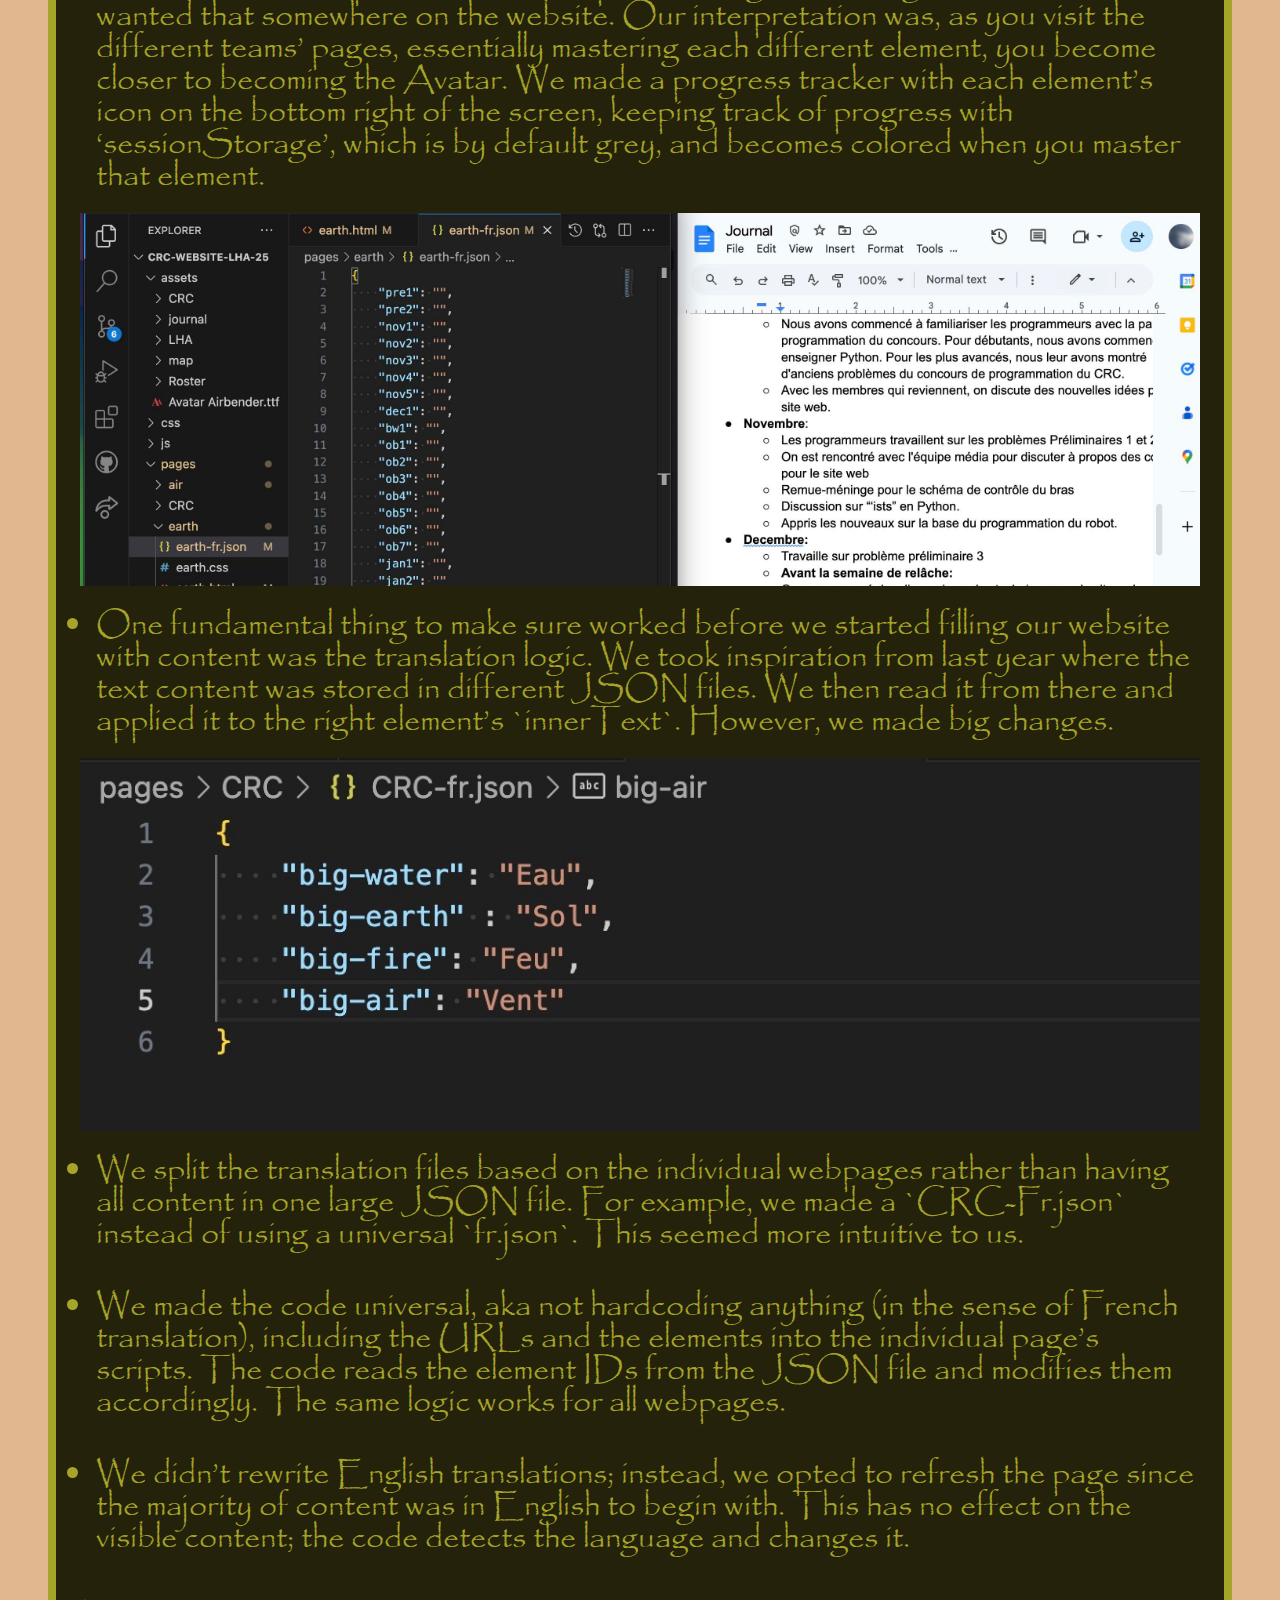
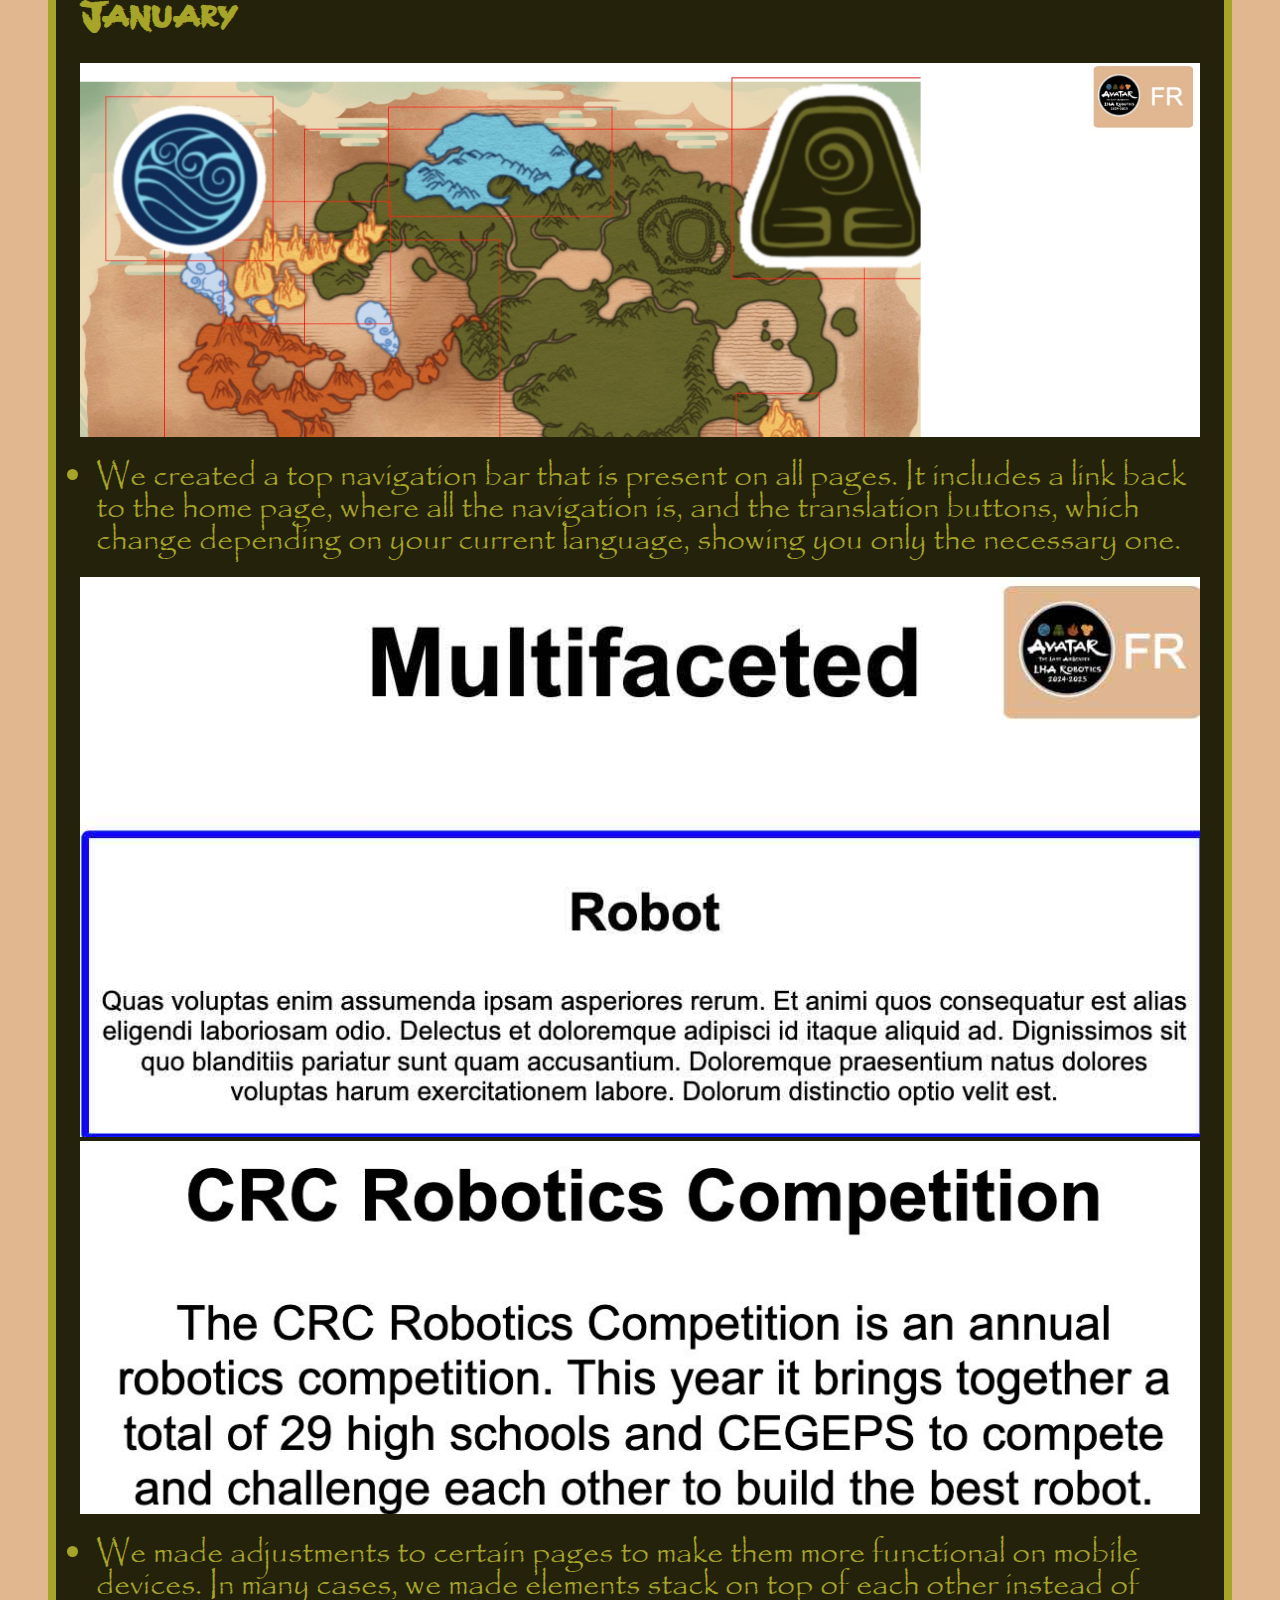
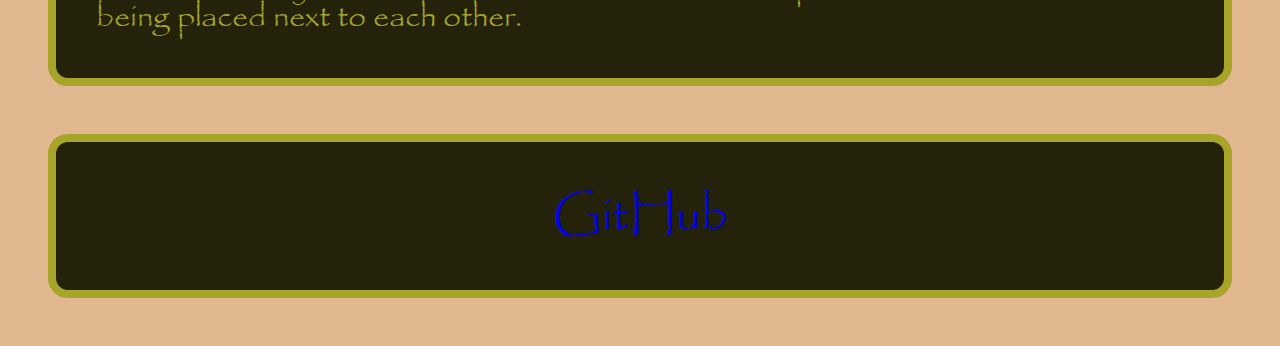
<file: pages/earth/earth.html>
<!DOCTYPE html>
<html lang="en">
  <head>
    <meta charset="UTF-8" />
    <meta name="viewport" content="width=device-width, initial-scale=1.0" />
    <title>Earth</title>
    <link rel="stylesheet" href="earth.css" />
    <link rel="stylesheet" href="/css/style.css" />
    <link rel="stylesheet" href="/css/element.css" />
    <script defer type="module" src="/js/main.js"></script>
  </head>
  <body>
    <main>
      <div class="top-container">
        <img src="/assets/LHA/earth-team.png" alt="Team logo" srcset="" id="teamLogo"/>

        <p id="top-p-text">
          The brains of the team. Portrayed as the "heroes" of the video
          alongside media. Using inspiration from Avatar The Last Air Bender ™️
          they built this year's website. In addition to building the website,
          they also worked on the Prelims and were taught by their wonderful
          mentor.
        </p>
      </div>

      <!-- Roster -->
      <section id="roster">
        <h1 id="rostertitle">Roster</h1>

        <div class="roster-grid">
          <div>
            <profile-card
              name="Mr. Pabros"
              role="Mentor"
              role-fr="Mentor"
              level="Teacher"
            />
          </div>

          <div>
            <profile-card
              name="Yanni"
              role="Team Lead"
              role-fr="Chef d'équipe"
              level="Sec 5"
            />
          </div>

          <div>
            <profile-card
              name="Jamal"
              role="Team Lead"
              role-fr="Chef d'équipe"
              level="Sec 4"
            />
          </div>

          <div>
            <profile-card
              name="Joey"
              role="Website & Prelims & Blocs"
              role-fr="Site web, Préliminaires & Blocs"
              level="Sec 3"
            />
          </div>

          <div>
            <profile-card
              name="Mani"
              role="Website & Prelims & Blocs"
              role-fr="Site web, Préliminaires & Blocs"
              level="Sec 5"
            />
          </div>

          <div>
            <profile-card
              name="Winnie"
              role="Prelims & Blocs"
              role-fr="Préliminaires & Blocs"
              level="Sec 4"
            />
          </div>

          <div>
            <profile-card
              name="Rudra"
              role="Beginner"
              role-fr="Novice"
              level="Sec 4"
            />
          </div>

          <div>
            <profile-card
              name="Adyan"
              role="Beginner"
              role-fr="Novice"
              level="Sec 3"
            />
          </div>

          <div>
            <profile-card
              name="Tyler"
              role="Beginner"
              role-fr="Novice"
              level="Sec 3"
            />
          </div>

          <div>
            <profile-card
              name="Michael"
              role="Beginner"
              role-fr="Novice"
              level="Sec 3"
            />
          </div>
        </div>
      </section>

      <!-- Journal -->
      <section id="journal">
        <h1 id="journal-title">Journal</h1>
        <h2 id="prekickoff">Pre-Kickoff</h2>
        <div class="journal-img">
          <img
            src="/assets/journal/programming/python-proj.webp"
            alt="Rock Paper Scissors"
            data-pos-y="30%"
          />
        </div>
        <div class="journal-img">
          <img
            src="/assets/journal/programming/python.webp"
            alt="Prelim Work"
            data-pos-y="25%"
          />
        </div>
        <li id="pre1">
          We started familiarizing the programmers with the programming part of
          the competition. For the beginners, we started teaching Python. With
          the more advanced, we showed them old CRC programming competition
          problems.
        </li>
        <li id="pre2">
          For returning members, we discussed some new ideas for the website.
        </li>

        <h2 id="november">November</h2>
        <div class="journal-img">
          <img
            src="/assets/journal/programming/prelim-irl-work.webp"
            alt="Prelim Work"
            data-pos-y="20%"
          />
        </div>
        <li id="nov1">Programmers got to work on Prelim 1 and 2</li>
        <li id="nov2">
          We met with the media team ( website coders ) to discuss design ideas
        </li>
        <li id="nov3">Brainstormed control schemes for the robot arm</li>
        <li id="nov4">Discussion of lists and Python</li>
        <li id="nov5">Teaching new members the basics of robotic coding</li>

        <h2 id="december">December</h2>
        <div class="journal-img">
          <img
            src="/assets/journal/programming/prelim-points.webp"
            alt="Prelim Work"
            data-pos-y="50%"
          />
        </div>
        <li id="dec1">We are working on Prelim 3</li>

        <h2 id="bw">Before Winter Break</h2>
        <li id="bw1">
          We are finally starting to code / talk about the website more
          technically.
        </li>

        <h2 id="ob">Over Winter Break</h2>
        <li id="ob1">
          We had made very minimal progress on the website to date, blame the
          captain 🙈, so we had to catch up.
        </li>
        <div class="journal-img">
          <img
            src="/assets/journal/programming/github proj Large.jpeg"
            alt="GitHub Project"
            data-pos-y="50%"
          />
        </div>
        <li id="ob2">
          Last year, we synchronized the website progress by using GitHub, and
          we’re doing that again this year. We again used it to keep code up to
          date across machines, but we wanted to take advantage of more of the
          available features. Early on, we set up a sort of ‘plan’ using the
          ‘Projects’ feature and kept track of progress with it. It seemed like
          the best way to organize progress on the website in one relevant
          place.
        </li>
        <div class="journal-img">
          <img
            src="/assets/journal/programming/map Large.jpeg"
            alt="Website Map"
            data-pos-y="40%"
          />
        </div>
        <div class="journal-img">
          <img
            src="/assets/journal/programming/map-pos Large.jpeg"
            alt="Map Positioning"
            data-pos-y="0%"
          />
        </div>
        <li id="ob3">
          We made progress on the website. Starting with the map. The idea was
          to have a map as our primary navigation. We considered two options. A)
          Create a static image and overlay invisible links. Or B) Build it from
          scratch. We chose B. Of course, it seems harder at first, but when we
          realized the image would end up being resized and have elements that
          grow in hover, we might as well just build it from the ground up.
          Rory, our lead artist, recreated a map from Avatar. She drew the map
          as a whole and then exported the individual elements. Through trial
          and error, we manually positioned the elements on top of the complete
          map to get the position correct, modifying the ‘top’ and ‘left’
          attributes. Honestly, it didn’t take that long surprisingly. After
          that, we adjusted the Z-index to make it work properly and rebuilt the
          map with the correct background and edge.
        </li>
        <div class="journal-img">
          <img
            src="/assets/journal/programming/avatar-prog-storage Large.jpeg"
            alt="Avatar Progress Storage"
            data-pos-y="50%"
          />
        </div>
        <div class="journal-img">
          <img
            src="/assets/journal/programming/nav and avatar.jpg"
            alt="Translation System"
            data-pos-y="100%"
          />
        </div>
        <li id="ob4">
          One of the core aspects of Avatar’s plot is Aang’s mastering of the
          elements. We wanted that somewhere on the website. Our interpretation
          was, as you visit the different teams’ pages, essentially mastering
          each different element, you become closer to becoming the Avatar. We
          made a progress tracker with each element’s icon on the bottom right
          of the screen, keeping track of progress with ‘sessionStorage’, which
          is by default grey, and becomes colored when you master that element.
        </li>

        <div class="journal-img">
          <img
            src="/assets/journal/programming/web-translations.jpg"
            alt="Translation System side by side view"
            data-pos-y="5%"
          />
        </div>
        <li id="ob5">
          One fundamental thing to make sure worked before we started filling
          our website with content was the translation logic. We took
          inspiration from last year where the text content was stored in
          different JSON files. We then read it from there and applied it to the
          right element’s `innerText`. However, we made big changes.
        </li>
          <ul>
            <div class="journal-img">
              <img
                src="/assets/journal/programming/translation Large.jpeg"
                alt="Translation System"
                data-pos-y="50%"
              />
            </div>
            <li id="ob6">
              We split the translation files based on the individual webpages
              rather than having all content in one large JSON file. For
              example, we made a `CRC-Fr.json` instead of using a universal
              `fr.json`. This seemed more intuitive to us.
            </li>
            <li id="ob7">
              We made the code universal, aka not hardcoding anything (in the
              sense of French translation), including the URLs and the elements
              into the individual page’s scripts. The code reads the element IDs
              from the JSON file and modifies them accordingly. The same logic
              works for all webpages.
            </li>
            <li id="ob8">
              We didn’t rewrite English translations; instead, we opted to
              refresh the page since the majority of content was in English to
              begin with. This has no effect on the visible content; the code
              detects the language and changes it.
            </li>
          </ul>
        </li>

        <h2 id="january">January</h2>
        <div class="journal-img">
          <img
            src="/assets/journal/programming/nav and avatar.jpg"
            alt="Navigation Bar and Avatar Prog"
            data-pos-y="0"
          />
        </div>
        <li id="jan1">
          We created a top navigation bar that is present on all pages. It
          includes a link back to the home page, where all the navigation is,
          and the translation buttons, which change depending on your current
          language, showing you only the necessary one.
        </li>
        <div class="journal-img">
          <img
            src="/assets/journal/programming/vertical format.jpg"
            alt="Vertical Format"
            data-pos-y="0%"
            data-aspect-ratio="2/1"
          />
        </div>
        <div class="journal-img">
          <img
            src="/assets/journal/programming/vertical2.jpg"
            alt="Vertical Format 2"
            data-pos-y="80%"
            data-aspect-ratio="3/1"
          />
        </div>
        <li id="jan2">
          We made adjustments to certain pages to make them more functional on
          mobile devices. In many cases, we made elements stack on top of each
          other instead of being placed next to each other.
        </li>
         
      </section>
      <section id="journal" class="bottomSec">
        <a id="githubLink" href="https://github.com/losanni/CRC-Website-LHA-25" target="_blank">GitHub</a>
      </section>
    </main>
    <style>

      .bottomSec {
        display: flex;
        align-items: center;
        justify-content: center;
        padding: 50px;
      }
      #githubLink {
        text-decoration: none;
        text-align: center;
        font-size: 3rem;
      }
    </style>
  </body>
</html>
</file>
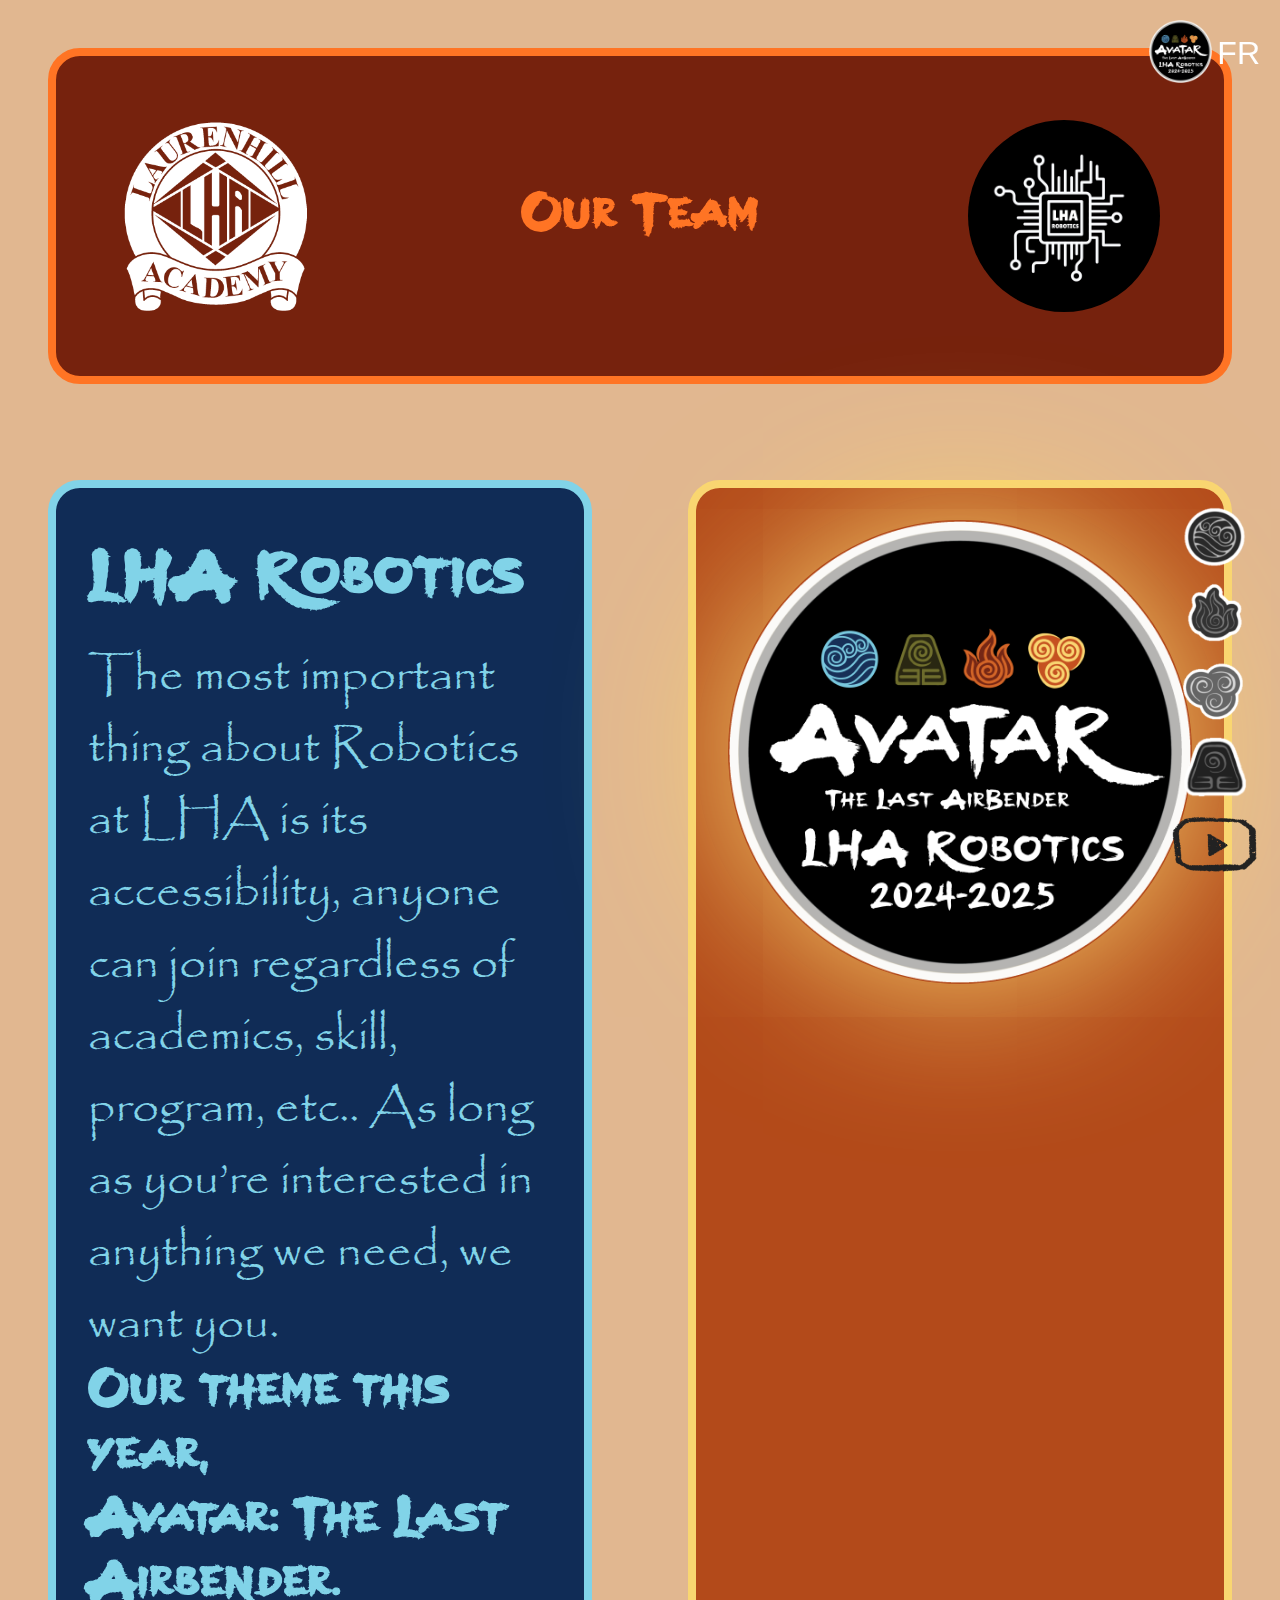
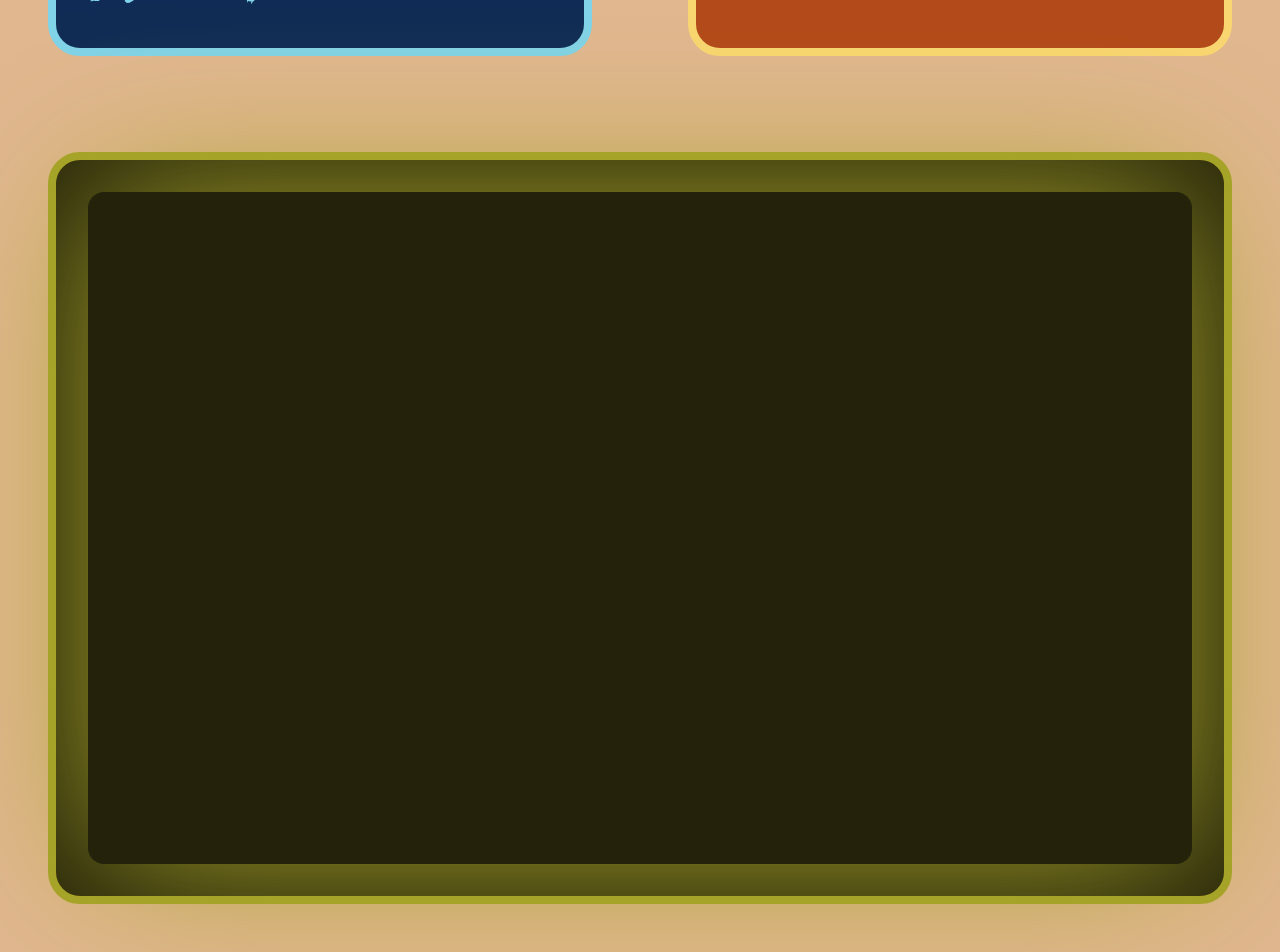
<file: pages/LHA/LHA.html>
<!DOCTYPE html>
<html lang="en">
  <head>
    <meta charset="UTF-8" />
    <meta name="viewport" content="width=device-width, initial-scale=1.0" />
    <title>LaurenHill Robotics</title>
    <link rel="stylesheet" href="LHA.css" />
    <link rel="stylesheet" href="/css/style.css" />
    <script defer type="module" src="/js/main.js"></script>
  </head>
  <body>
    <header class="lha-images">
      <img
        src="/assets/LHA/splashlhaemblem.png"
        alt="LaurenHill Academy Logo"
      />
      <h1 id="team-text">Our Team</h1>
      <img
        class="rounded"
        src="/assets/LHA/LHA Robotics.png"
        alt="LaurenHill Academy Logo"
      />
    </header>

    <main>
      <section id="text">
        <h1 id="lha-robotics-text">LHA Robotics</h1>
        <p id="lha-robotics-openness-text">
          The most important thing about Robotics at LHA is its accessibility,
          anyone can join regardless of academics, skill, program, etc.. As long
          as you’re interested in anything we need, we want you.
        </p>
        <h2 id="theme-text">
          Our theme this year,
          <br />
          Avatar: The Last Airbender.
        </h2>
      </section>
      <section id="images">
        <img src="/assets/LHA/LHA Avatar.png" alt="LaurenHill Academy Logo" id="teamLogo"/>
      </section>

      <section id="map">
        <iframe
          src="https://www.google.com/maps/embed?pb=!1m18!1m12!1m3!1d2596.0868802059285!2d-73.69689125073491!3d45.50311235570709!2m3!1f0!2f0!3f0!3m2!1i1024!2i768!4f13.1!3m3!1m2!1s0x4cc9181ae6881afd%3A0xb265cd79a9a9669e!2sLaurenHill%20Academy!5e1!3m2!1sen!2sca!4v1734988411788!5m2!1sen!2sca"
          width="600"
          height="450"
          style="border: 0"
          allowfullscreen=""
          loading="lazy"
          referrerpolicy="no-referrer-when-downgrade"
        ></iframe>
      </section>
    </main>
  </body>
</html>
</file>
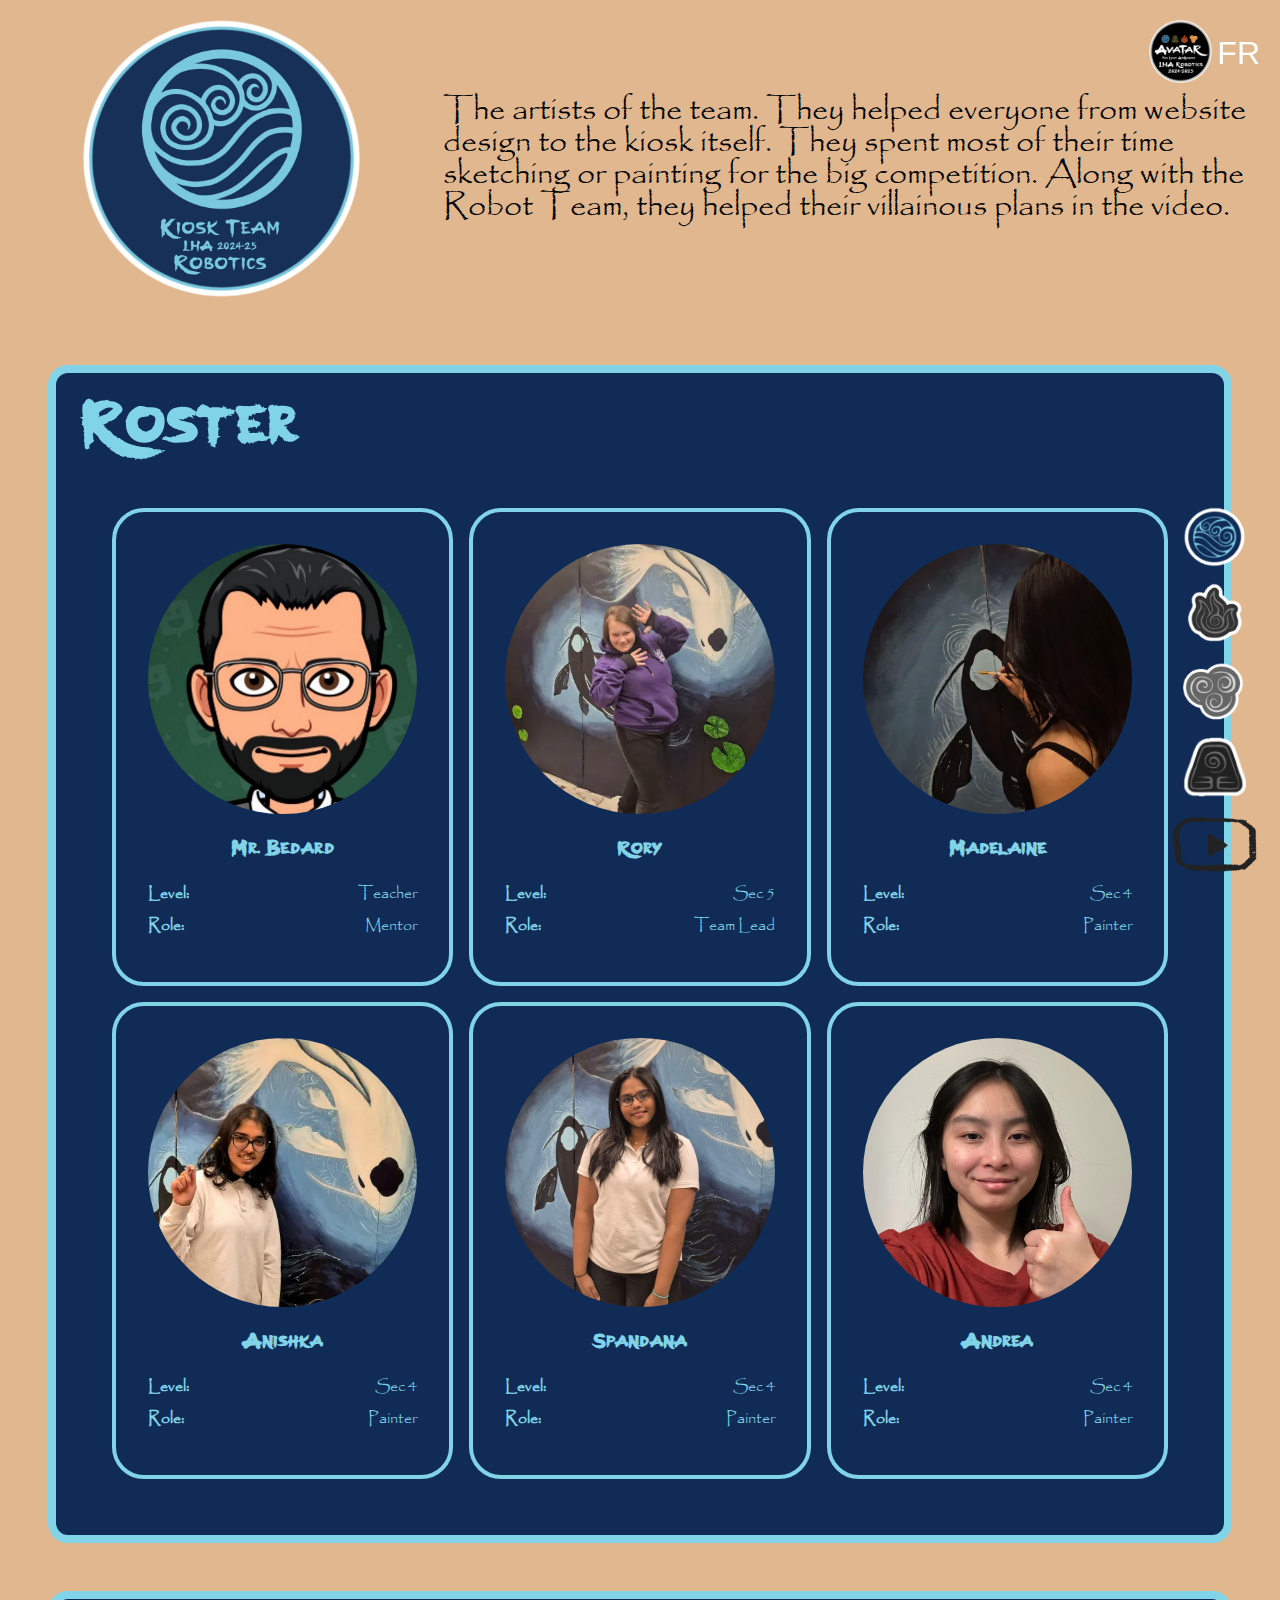
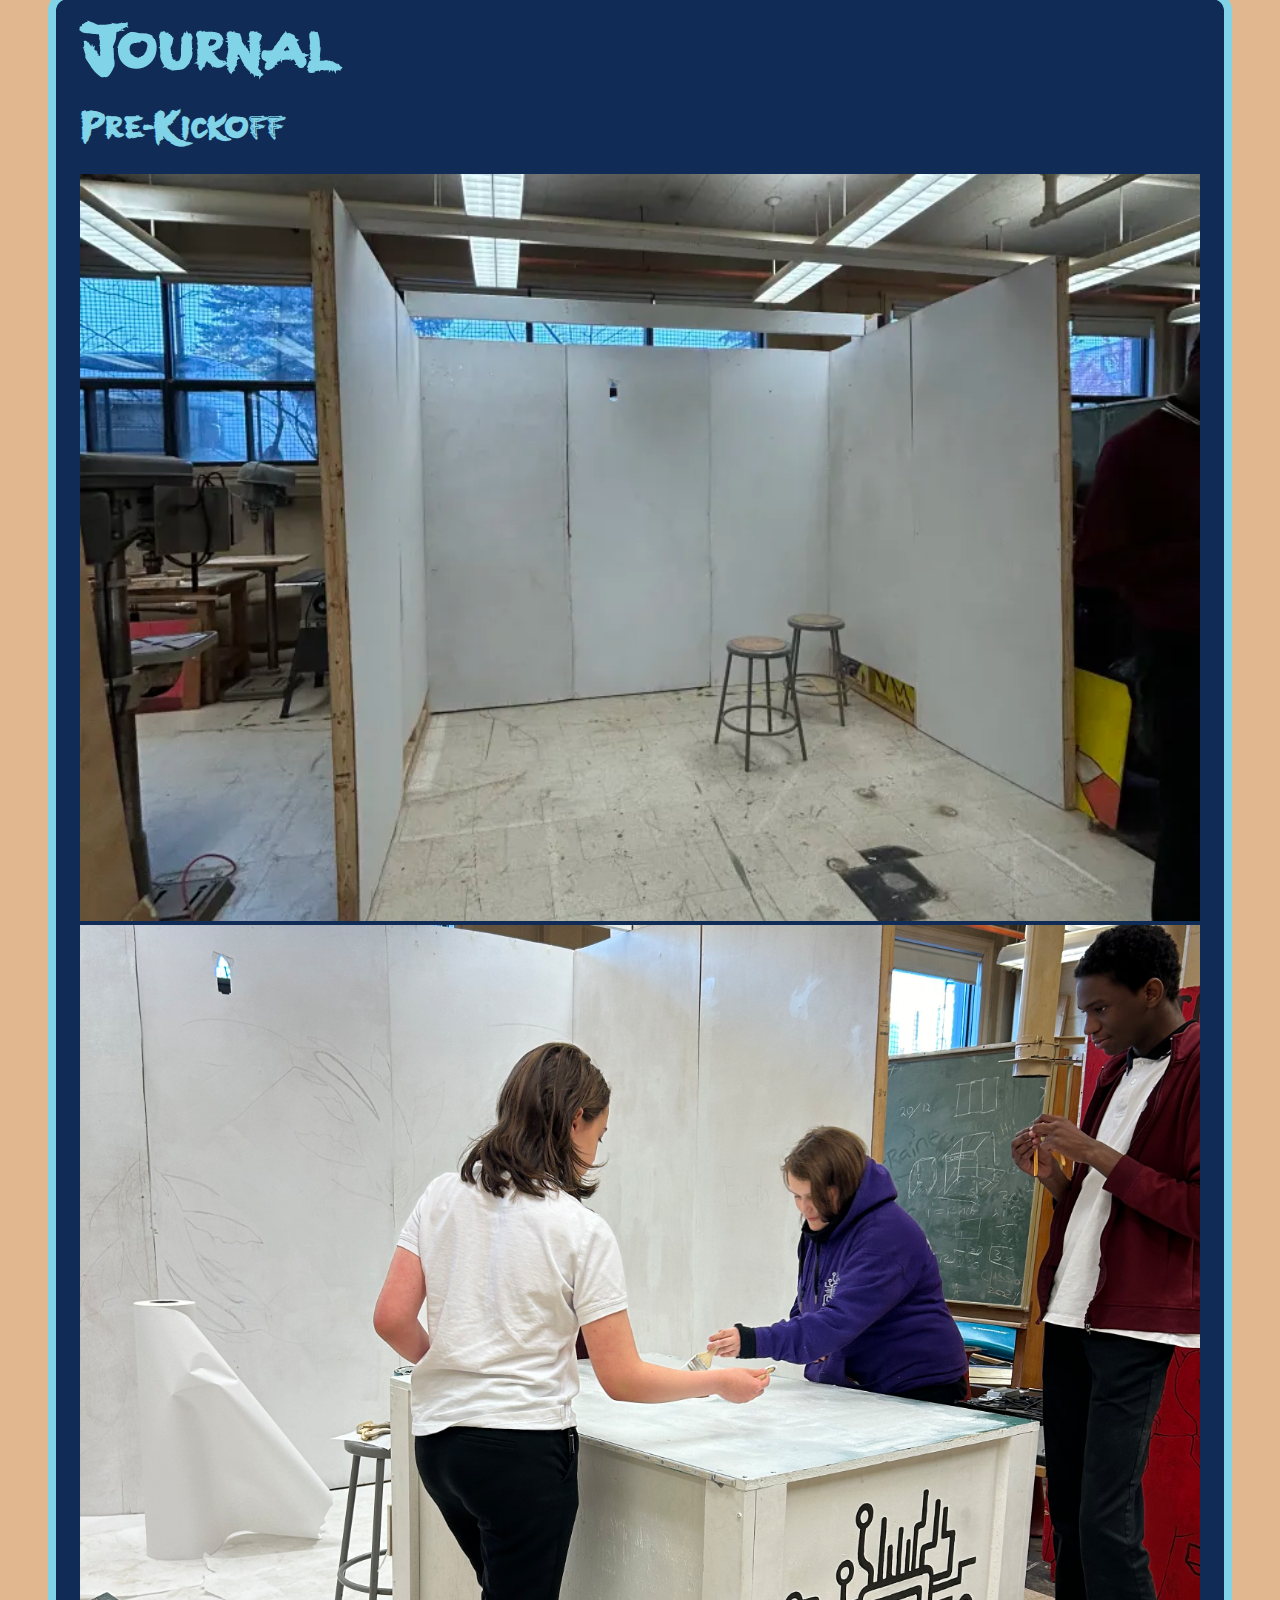
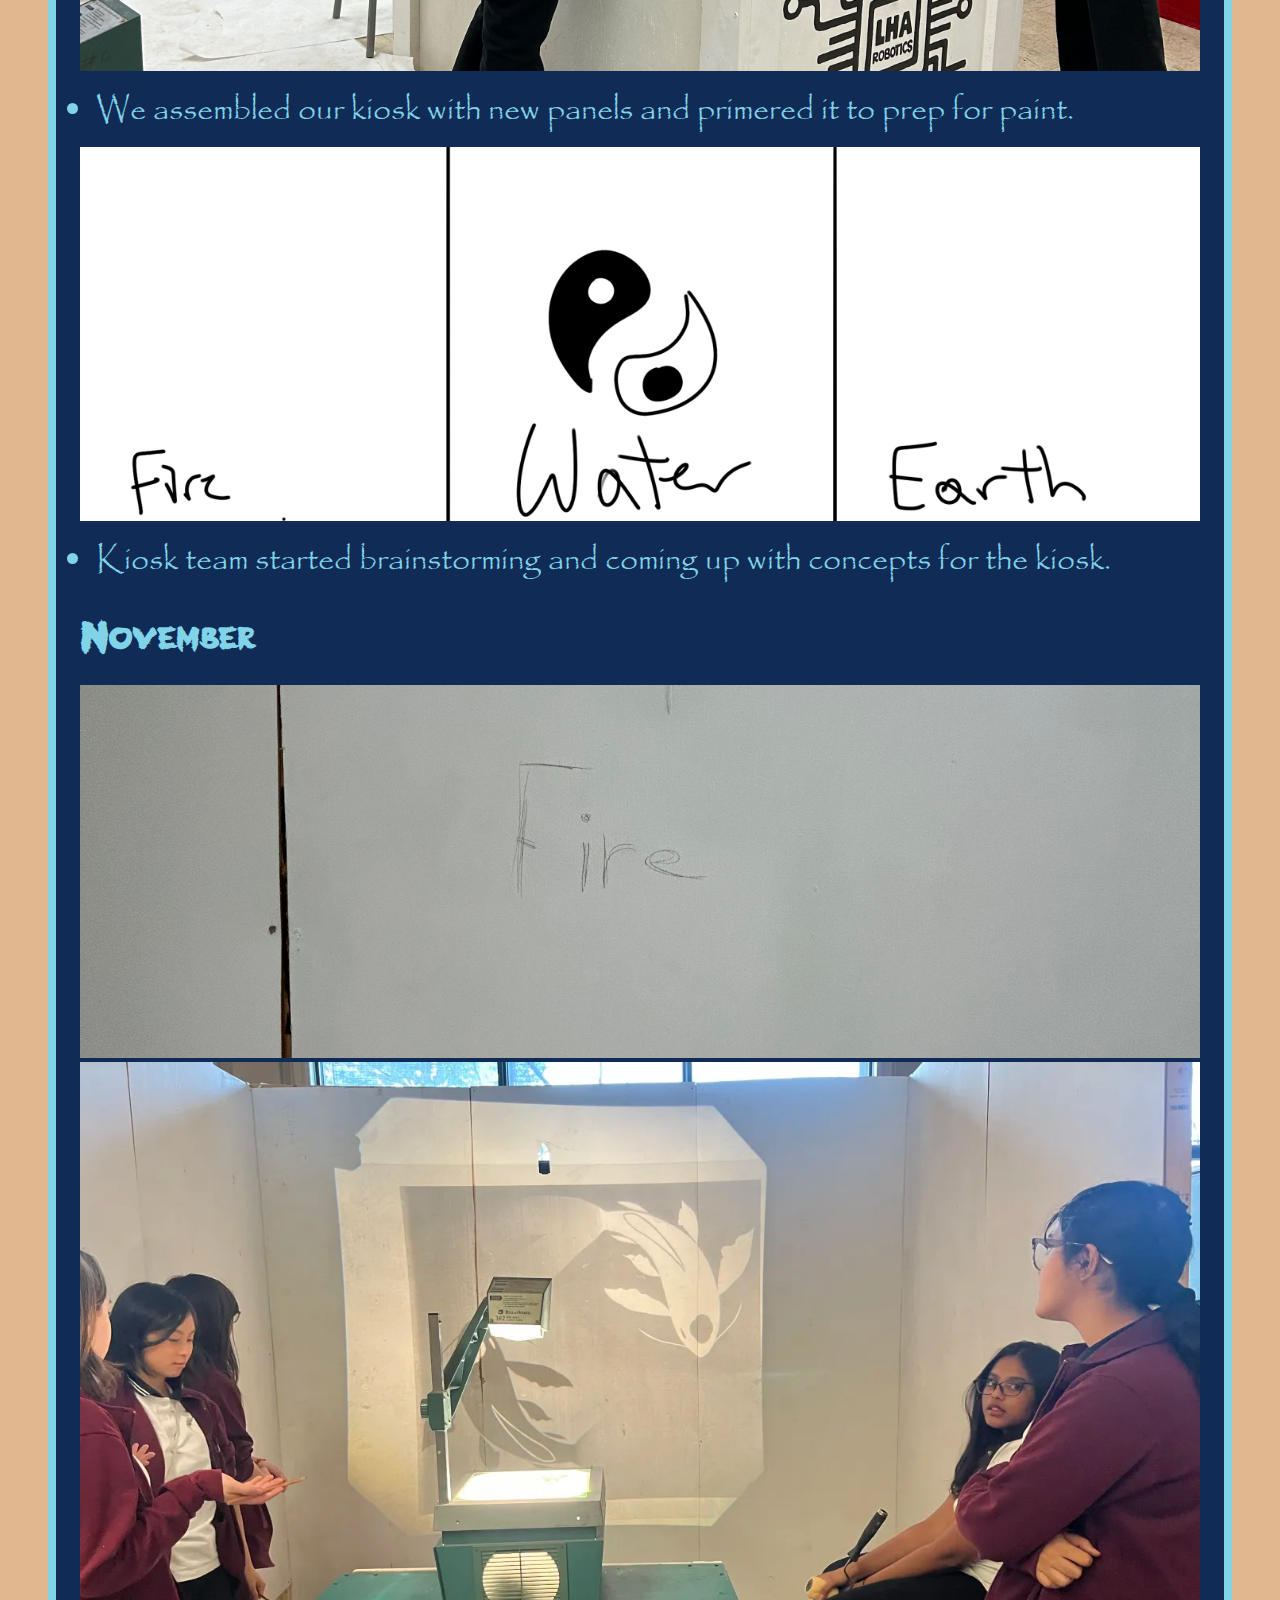
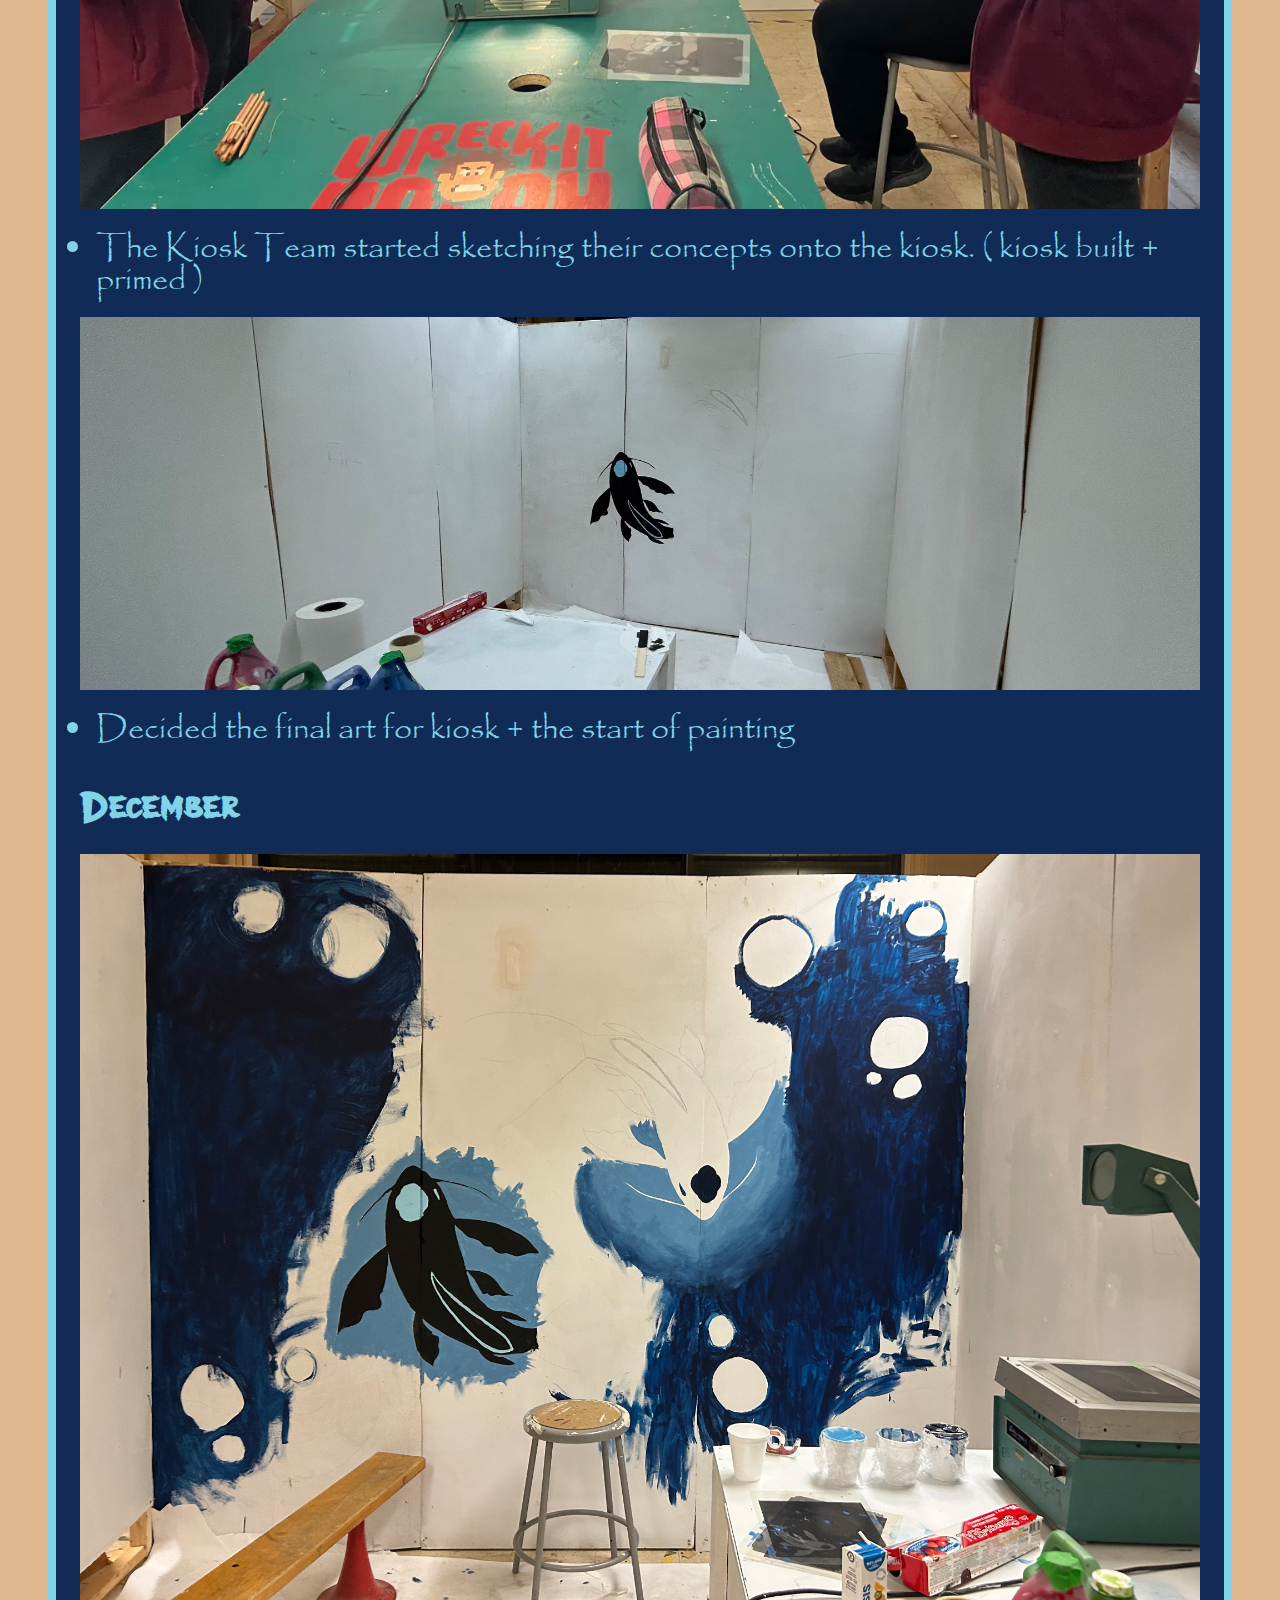
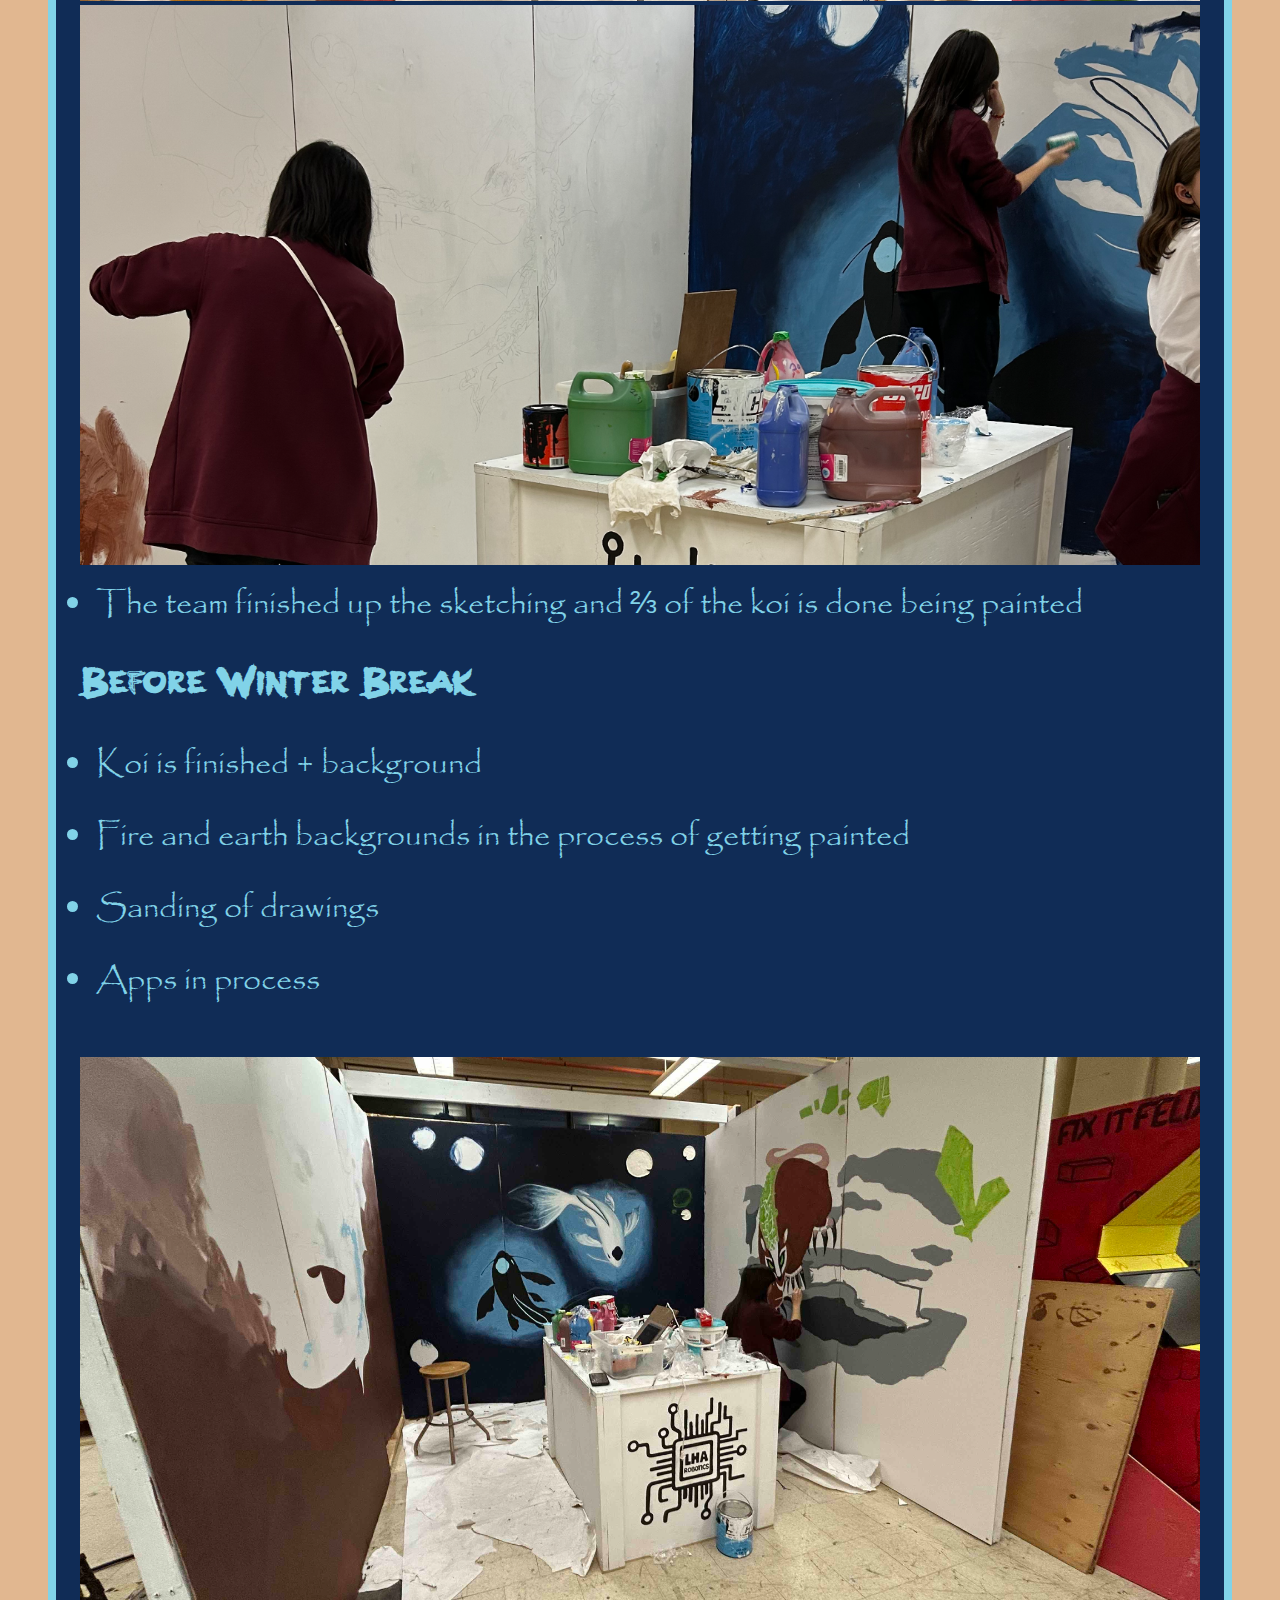
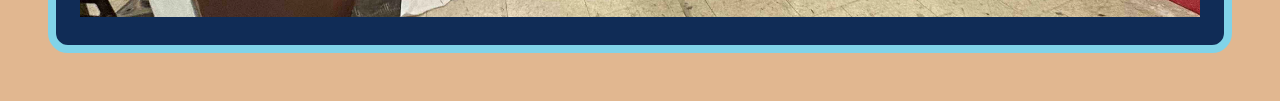
<file: pages/water/water.html>
<!DOCTYPE html>
<html lang="en">
  <head>
    <meta charset="UTF-8" />
    <meta name="viewport" content="width=device-width, initial-scale=1.0" />
    <title>Water</title>
    <link rel="stylesheet" href="water.css" />
    <link rel="stylesheet" href="/css/style.css" />
    <link rel="stylesheet" href="/css/element.css" />
    <script defer type="module" src="/js/main.js"></script>
  </head>
  <body>
    <main>
      <div class="top-container">
        <img src="/assets/LHA/water-team.png" alt="Team logo" srcset="" id="teamLogo"/>
        <p id="top-p-text">
          The artists of the team. They helped everyone from website design to
          the kiosk itself. They spent most of their time sketching or painting
          for the big competition. Along with the Robot Team, they helped their
          villainous plans in the video.
        </p>
      </div>

      <!-- Roster -->
      <section id="roster">
        <h1 id="rostertitle">Roster</h1>

        <div class="roster-grid">
          <div>
            <profile-card
              name="Mr. Bedard"
              role="Mentor"
              role-fr="Mentor"
              level="Teacher"
            />
          </div>
          <div>
            <profile-card
              name="Rory"
              role="Team Lead"
              role-fr="Chef d'équipe"
              level="Sec 5"
            />
          </div>
          <div>
            <profile-card
              name="Madelaine"
              role="Painter"
              role-fr="Peintre"
              level="Sec 4"
            />
          </div>
          <div>
            <profile-card
              name="Anishka"
              role="Painter"
              role-fr="Peintre"
              level="Sec 4"
            />
          </div>
          <div>
            <profile-card
              name="Spandana"
              role="Painter"
              role-fr="Peintre"
              level="Sec 4"
            />
          </div>
          <div>
            <profile-card
              name="Andrea"
              role="Painter"
              role-fr="Peintre"
              level="Sec 4"
            />
          </div>
        </div>
      </section>

      <!-- Journal -->
      <section id="journal">
        <h1 id="journal-title">Journal</h1>

        <h2 id="prekickoff">Pre-Kickoff</h2>
        <div class="journal-img">
          <img
            src="/assets/journal/kiosk/first-assembly.webp"
            alt="First assembly"
            data-pos-y="55%"
            data-aspect-ratio="3/2"
          />
        </div>
        <div class="journal-img">
          <img
            src="/assets/journal/kiosk/primer.JPG"
            alt="Primering"
            data-pos-y="35%"
            data-aspect-ratio="3/2"
          />
        </div>
        <li id="pre1">
          We assembled our kiosk with new panels and primered it to prep for
          paint.
        </li>
        <div class="journal-img">
          <img
            src="/assets/journal/kiosk/kiosk-concept.webp"
            alt="Kiosk Concept"
            data-pos-y="20%"
          />
        </div>
        <li id="pre2">
          Kiosk team started brainstorming and coming up with concepts for the
          kiosk.
        </li>
        <h2 id="november">November</h2>
        <div class="journal-img">
          <img
            src="/assets/journal/kiosk/layout-for-sketch.JPG"
            alt="Layout for sketch"
            data-pos-y="50%"
          />
        </div>
        <div class="journal-img">
          <img
            src="/assets/journal/kiosk/projected-sketch.webp"
            alt="Projected sketch"
            data-pos-y="50%"
            data-aspect-ratio="3/2"
          />
        </div>
        <li id="nov1">
          The Kiosk Team started sketching their concepts onto the kiosk. (
          kiosk built + primed )
        </li>
        <div class="journal-img">
          <img
            src="/assets/journal/kiosk/first-draw.JPG"
            alt="First sketching"
            data-pos-y="50%"
          />
        </div>
        <li id="nov2">
          Decided the final art for kiosk + the start of painting
        </li>
        <h2 id="december">December</h2>
        <div class="journal-img">
          <img
            src="/assets/journal/kiosk/prog-on-water.JPG"
            alt="Water painting"
            data-pos-y="80%"
            data-aspect-ratio="3/2"
          />
        </div>
        <div class="journal-img">
          <img
            src="/assets/journal/kiosk/painting.JPG"
            alt="Painting kiosk"
            data-pos-y="30%"
            data-aspect-ratio="2/1"
          />
        </div>
        <li id="dec1">
          The team finished up the sketching and ⅔ of the koi is done being
          painted
        </li>
        <h2 id="bw">Before Winter Break</h2>
        <li id="bw1">Koi is finished + background</li>
        <li id="bw2">
          Fire and earth backgrounds in the process of getting painted
        </li>
        <li id="bw3">Sanding of drawings</li>
        <li id="bw4">Apps in process</li>
        <h2 id="january"></h2>
        <div class="journal-img">
          <img
            src="/assets/journal/kiosk/jan19.jpeg"
            alt="january 19th"
            data-pos-y="50%"
            data-aspect-ratio="2/1"
          />
        </div>
      </section>
    </main>
  </body>
</html>
</file>
<file: pages/air/air.css>
:root {
  --primary-color: #f9d671;
  --secondary-color: #b34a1a;
}
</file>
<file: css/style.css>
@import url('/css/avatar-translation.css');

@font-face {
  font-family: 'ATLA-font';
  src: url('/assets/Avatar Airbender.ttf') format('truetype');
}
@font-face {
  font-family: 'Papyrus';
  src: url('/assets/papyrus.ttf') format('truetype');
}

* {
  margin: 0;
  padding: 0;
  box-sizing: border-box;
}

html {
  scrollbar-color: hsl(29, 57%, 50%) #e1b790;
  scrollbar-width: thin;
}

body {
  font-family: 'Papyrus', 'Comic Sans MS', sans-serif;
  line-height: 1;
  background-color: #e1b790;
}

h1,
h2 {
  font-family: 'ATLA-font', 'Papyrus', 'Comic Sans MS', sans-serif;
}

::-webkit-scrollbar {
  background: #e1b790;
  width: 1.5rem;
}

::-webkit-scrollbar-thumb {
  background: hsl(29, 57%, 50%);
  border: #e1b790 0.5rem solid;
  border-radius: 2rem;
}
</file>
<file: css/element.css>
/* Applies to roster and journal container */
section {
  margin: 3rem;
  padding: 1.5rem;
  background-color: var(--secondary-color);
  border-radius: 1.25rem;
  color: var(--primary-color);
  border: var(--primary-color) 0.5rem solid;
  height: 100%;
}

.top-container {
  display: grid;
  grid-template-columns: 1fr;
  gap: 1rem;
  place-items: center;
  padding: 5rem;
  margin-top: 10vh;
}

#top-p-text {
  font-size: 2rem;
}

.top-container img {
  width: 100%;
}

h1 {
  font-size: 5rem;
  line-height: normal;
}

h2 {
  font-size: 3rem;
  padding-top: 20px;
  padding-bottom: 20px;
}

.roster-grid {
  display: grid;
  padding: 2rem;
  margin-top: 1rem;
  gap: 1rem;
  grid-template-columns: 1fr;
}

li {
  margin-left: 1rem;
  overflow: visible;
  font-size: 2rem;
  padding-top: 20px;
  padding-bottom: 20px;
}

#journal {
  position: relative;
}

*/
.journal-img {
  margin: 1rem -1.5rem;
  width: calc(100% + 3rem);
}

.journal-img img {
  aspect-ratio: 3/1;
  object-fit: cover;
  width: 100%;
}

.journal-img.small {
  margin: 0 auto;
  width: 50%;
}

.journal-img.small img {
  aspect-ratio: auto;
  border-radius: 1rem;
  box-shadow: 0 0 5rem color-mix(in srgb, var(--primary-color) 80%, transparent);
}

@media (width >= 40rem) {
  .top-container {
    grid-template-columns: 1fr 2fr;
    padding: 1rem;
  }
}

@media (width >= 48rem) {
  .top-container {
    margin-top: 0;
  }
}

@media (width >= 64rem) {
  .roster-grid {
    grid-template-columns: 1fr 1fr;
  }

  /* li {
    max-width: calc(65% - 3.5rem);
  }

  .journal-img {
    position: absolute;
    height: 100%;
    max-width: 35%;
    max-height: 40%;
    right: 1.5rem;
  } */
}

@media (width >= 80rem) {
  .roster-grid {
    grid-template-columns: 1fr 1fr 1fr;
  }
}

@media (width >= 96rem) {
  .roster-grid {
    grid-template-columns: 1fr 1fr 1fr 1fr;
  }

  /* li {
    max-width: 45%;
  }

  .journal-img {
    max-width: 50%;
  } */
}
</file>
<file: pages/CRC/CRC.css>
* {
  scroll-behavior: smooth;
  font-family: Arial, Helvetica, sans-serif;
}

html,
body {
  margin: 0;
  padding: 0;
  height: 100%;
  font-family: Arial, Helvetica, sans-serif !important;
}

h1, h2 {
  font-family: Arial, Helvetica, sans-serif !important;
}

html {
  scrollbar-color: hsl(29, 57%, 50%) #e1b790;
  scrollbar-width: thin;
}

body {
  background-color: #e1b790;
}

::-webkit-scrollbar {
  background: #e1b790;
  width: 1.5rem;
}

::-webkit-scrollbar-thumb {
  background: hsl(29, 57%, 50%);
  border: #e1b790 0.5rem solid;
  border-radius: 2rem;
}


p {
  font-family: Arial, Helvetica, sans-serif;
}
/* Essentially you scroll and they fade in/out to give the illusion that the 'text changes' */
/* Since the background colour doesn't change, it's an optical illusion. */
/* in reality you scroll over the page and the elements */

#avatar-intro-bg {
  height: 100vh;

  /* Colour code generated on: https://cssgradient.io/ */
  background: radial-gradient(
    circle,
    rgba(146, 28, 19, 1) 0%,
    rgba(33, 2, 3, 1) 100%
  );

  background-repeat: no-repeat;
  background-size: cover;
  background-attachment: fixed;
  overflow-y: auto; /* Makes content inside scrollable to replicate effect we want */
  /* https://developer.mozilla.org/en-US/docs/Web/CSS/overflow-y */
}

.element-container {
  display: flex;
  height: 100vh; /* Each element container takes the most space it can */

  /* for now since we have the text only, REMEMBER ALL THE ELEMENTS ARE CENTRED */
  justify-content: center;
  align-items: center;
}

/* default, hide it */
.fade-in {
  opacity: 0;
  transition: opacity 1s ease-in-out;
}

/* We can just fade in on hover since it's the same as saying it's 'focused' */
.fade-in:hover {
  opacity: 1;
}

@media (width < 48rem) {
  #avatar-intro-bg {
    height: auto;
    background-size: contain;
    overflow-y: auto;
  }

  /* Stack elements vertically */
  .element-container {
    flex-direction: column;
  }

  /* Ignore fade animation */
  .fade-in {
    opacity: 1;
  }
}

.element-text-big {
  color: rgb(140, 122, 100); /* Stole the colour from the intro */

  font-size: clamp(
    5em,
    15vw,
    30em
  ); /* Trick so font resizes based on screen size */
  text-align: center;
}

/* This is the frist paragraph. 50/50 img and text */
#crc-comp-gen {
  padding-top: 5vh;
  display: flex;
  height: 100vh;
  justify-content: center;
  align-items: center;
}

#crc-text-container {
  width: 50%;
  font-size: 2rem;
}

#crc-img-container {
  padding: 0;
  margin: 0;
  width: 50%;
}

#crc-img {
  height: auto;
  width: 100%;
}

/* Title in between */

#multifaceted {
  margin-top: 0;
  padding-top: 0;
  text-align: center;
  margin-bottom: 7vh;

  font-size: clamp(3em, 4em, 5em);
}

/* This is the next section. Describes the parts */
#crc-comp-parts {
  display: flex;
  justify-content: center;
  align-items: center;

  /* So they don't scale off page */
  margin-left: 1%;
  margin-right: 1%;
}

#crc-comp-description {
  padding: 20px;
}

#crc-comp-title {
  padding: 20px;
}

.horizontal-element {
  margin: 0.625rem;
  border-radius: 0.3125rem;
  border: blue solid 0.3125rem; /* debug */
  background-repeat: no-repeat;
  width: 25%;
  height: 50vh;

  transition-duration: 0.5s;
}

.horizontal-element-h2 {
  text-align: center;
  font-size: 2rem;
}

.horizontal-element:hover {
  transform: scale(1.1);
}

.horizontal-element-text {
  padding: 15px;
  text-align: center;
  font-size: 2rem;
  height: 50%;
}

/* Mobile styles */
@media (max-width < 48rem) {
  /* Change the flex to vertical on mobile since they're tighter */
  .element-container,
  #crc-comp-gen,
  #crc-comp-parts {
    flex-direction: column;
  }

  #crc-text-container,
  #crc-img-container {
    width: 100%; /* Full width on mobile */
    text-align: center; /* It looks better centered */
    height: 100vh;
  }

  #crc-comp-description {
    padding-right: 0.625rem;
    padding-left: 0.625rem;
  }

  .horizontal-element {
    width: 90%;
    height: auto;
    margin: 1.25rem 0;
  }

  .horizontal-element-text {
    height: auto;
  }
}

#TakTik {
  padding-top: 10vh;
  font-size: 10em;
  margin: 20px;
  text-align: center;
  width: 100%;
}

#taktik-container {
  display: flex;
  align-items: center;
  justify-content: center;
  width: 100%;
  height: 80vh;
}

#taktik-container img {
  height: 100%;
  width: 30vw;
}

#taktik-game-section {
  height: 100vh;
  text-align: center
}

.taktikText {
  font-size: 2rem;
  padding: 20px;
}

.taktikImgContainer {
  display: flex;
  align-items: center;
  justify-content: center;
  width: 100%;
}

.taktikImg {
  max-height: 40vh;
  max-width: 100%;
  padding: 20px;
}
</file>
<file: pages/earth/earth.css>
:root {
  --primary-color: #a6a429;
  --secondary-color: #24220a;
}
</file>
<file: pages/LHA/LHA.css>
.lha-images {
  display: flex;
  margin: 0 auto;
  justify-content: space-between;
  padding: 4rem;
  margin: 3rem;
  align-items: center;
  border: #ff7424 0.5rem solid;
  border-radius: 2rem;
  background-color: #76220d;
  color: #ff7424;
}

.lha-images img {
  width: 15vw;
  aspect-ratio: 1/1;
  object-fit: cover;
}

.lha-images h1 {
  font-size: 5vw;
}

.rounded {
  border-radius: 50%;
}

main {
  display: grid;
  grid-template-columns: 1fr 1fr;
  grid-template-areas:
    'text images'
    'map map';
  grid-template-rows: 3fr 2fr;
}

section {
  padding: 2rem;
  margin: 3rem;
  border: 0.5rem solid;
  border-radius: 2rem;
}

section h1 {
  font-size: 5rem;
}

section p {
  font-size: 3rem;
}

section h2 {
  font-size: 4rem;
  line-height: 1;
}

section img {
  width: 100%;
}

#text {
  grid-area: text;
  line-height: 1.5;
  background-color: #102c56;
  color: #81d3e8;
  border-color: #81d3e8;
  display: flex;
  justify-content: space-between;
  flex-direction: column;
}

#images {
  grid-area: images;
  background-color: #b34a1a;
  color: #f9d671;
  border-color: #f9d671;
}

#images img {
  border-radius: 50%;
  box-shadow: 0 0 10rem #f9d671;
}

#map {
  grid-area: map;
  background-color: #24220a;
  color: #a6a429;
  border-color: #a6a429;
}

#map iframe {
  width: 100%;
  border-radius: 1rem;
  box-shadow: 0 0 10rem #a6a429;
  height: 100%;
}
</file>
<file: pages/water/water.css>
:root {
  --primary-color: #81d3e8;
  --secondary-color: #102c56;
}
</file>
